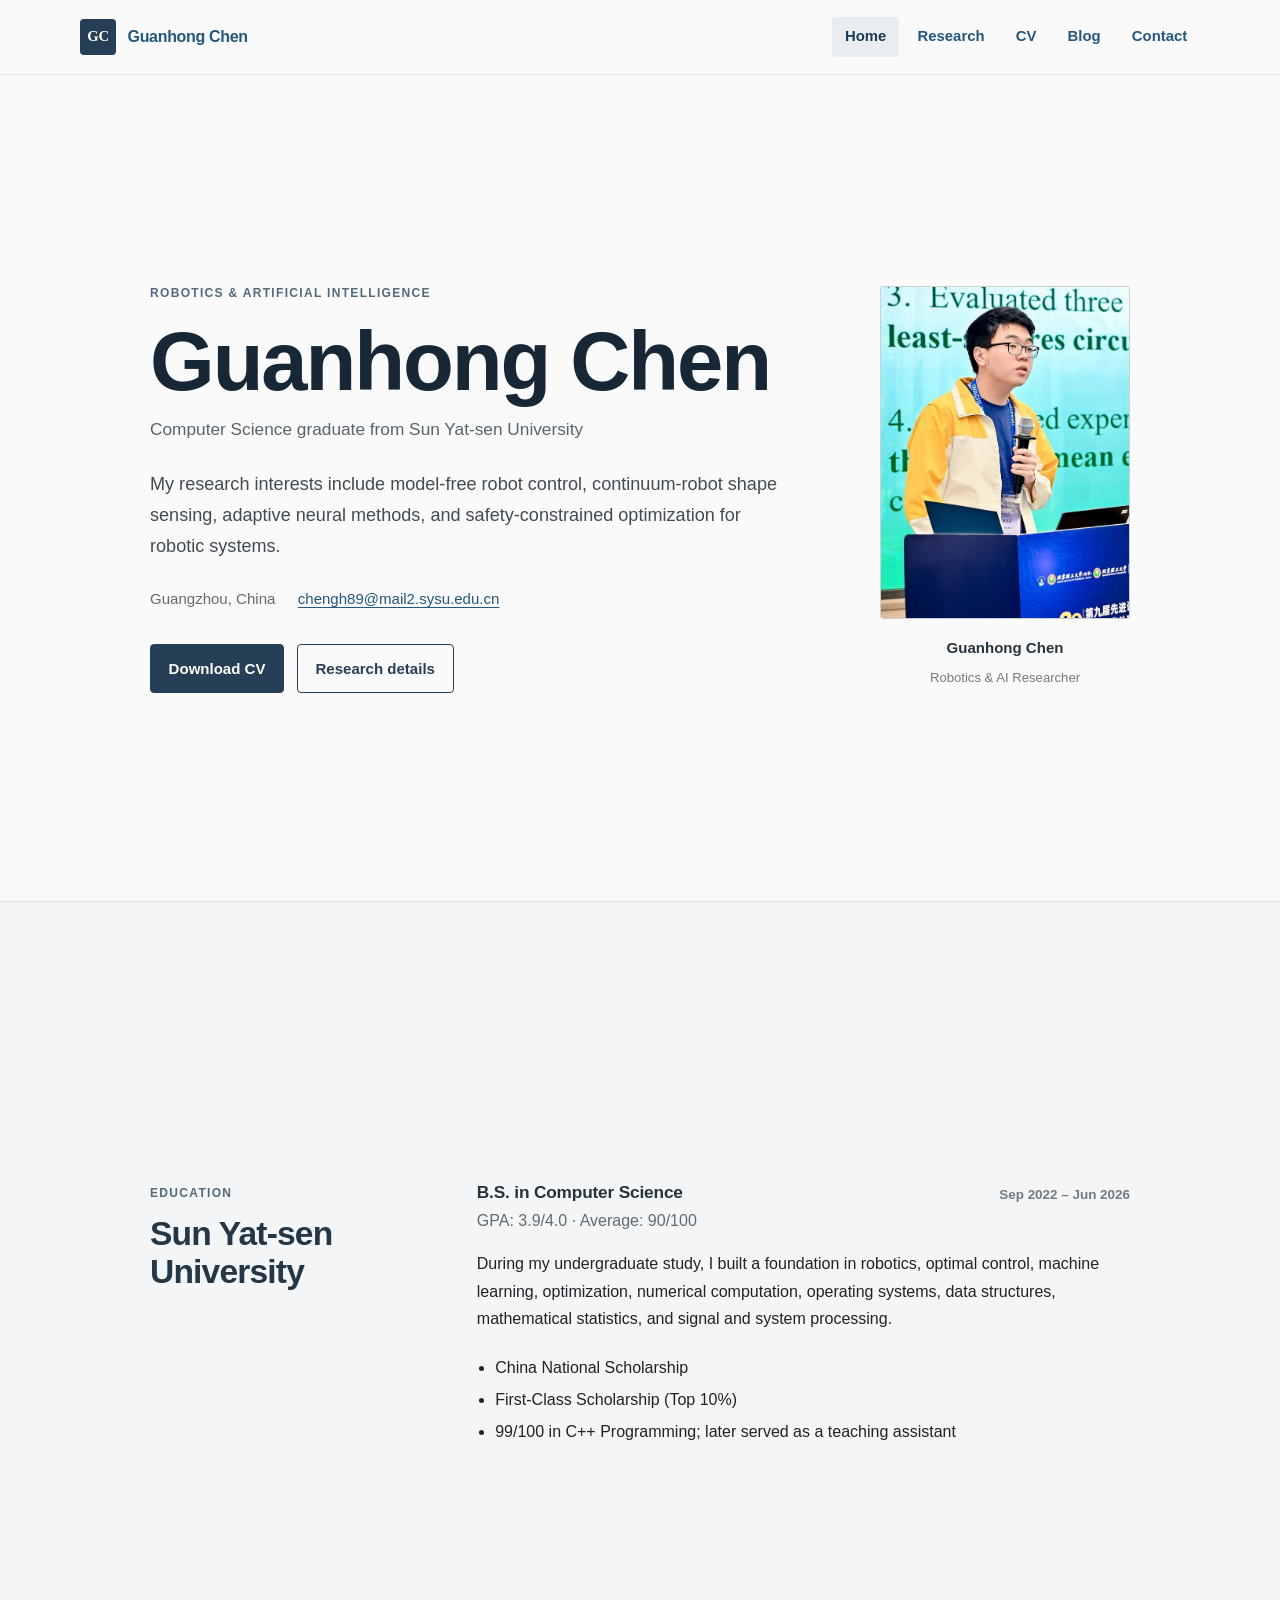
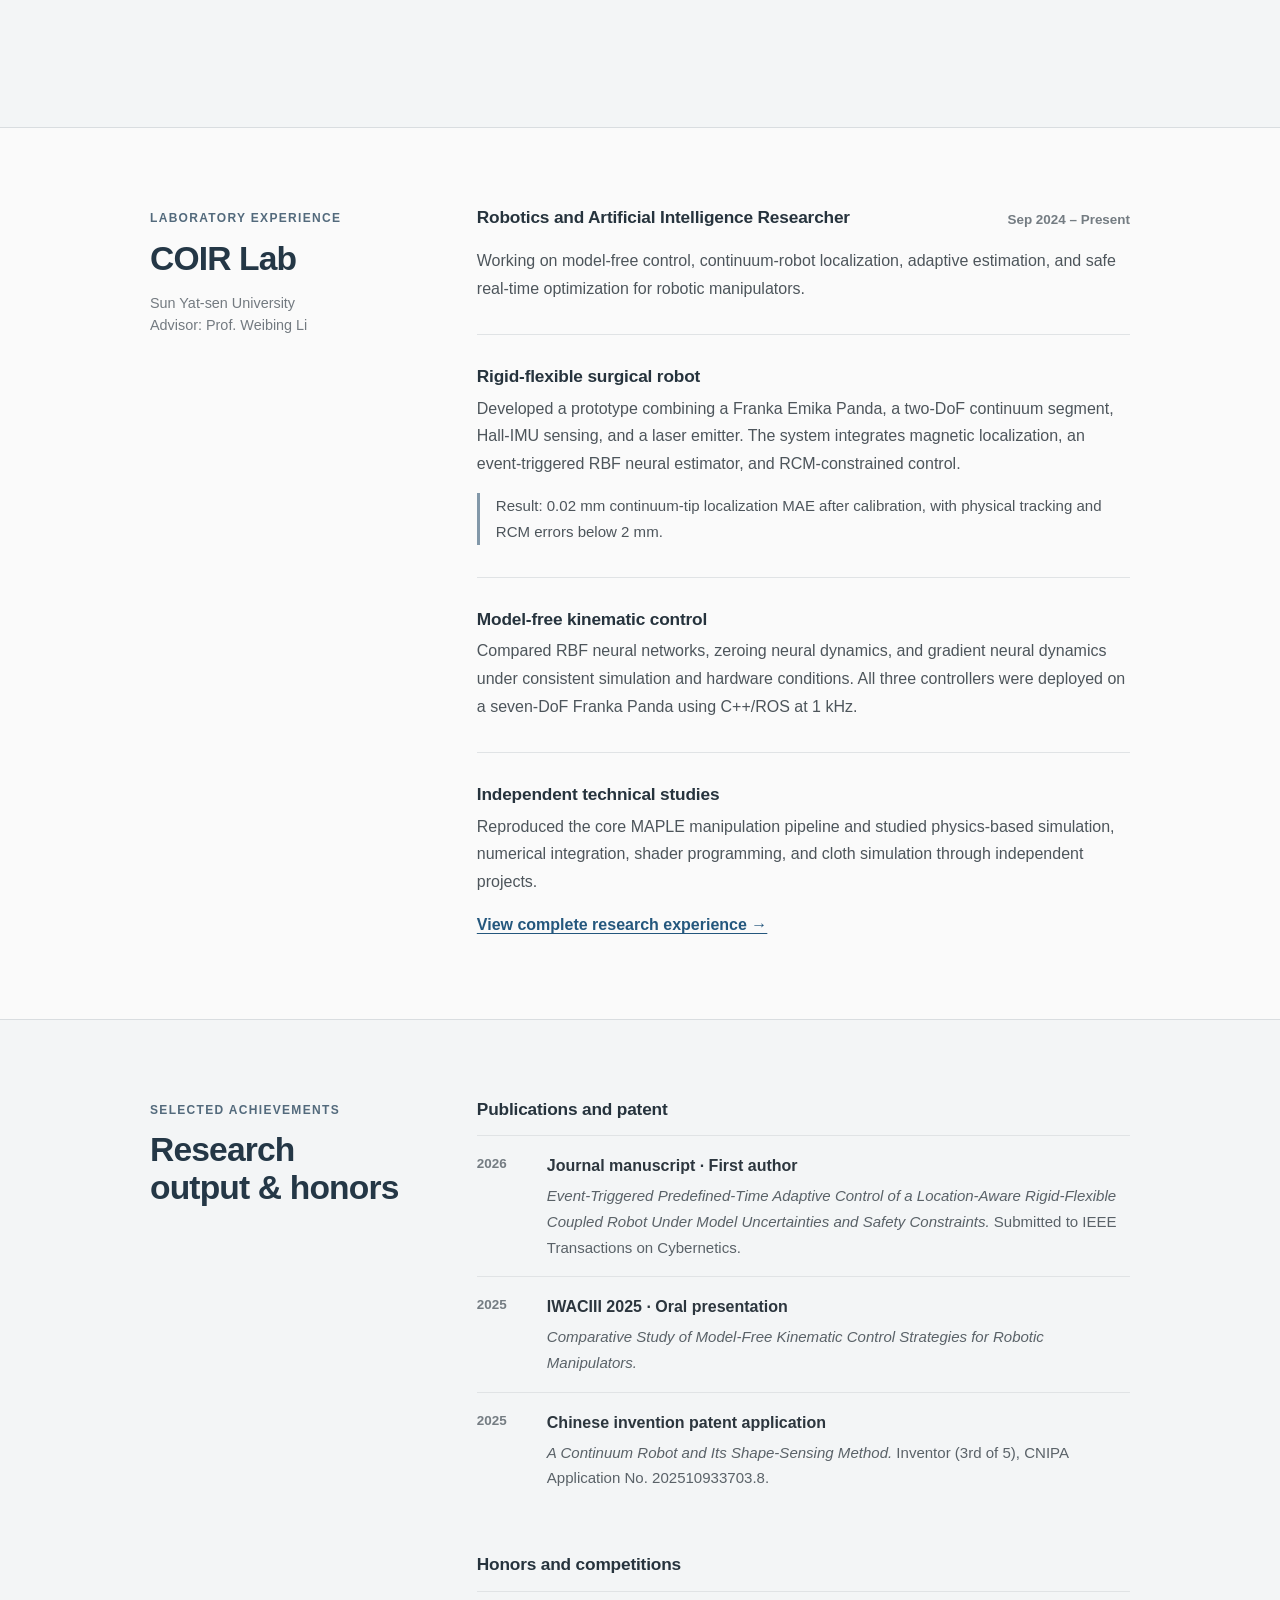
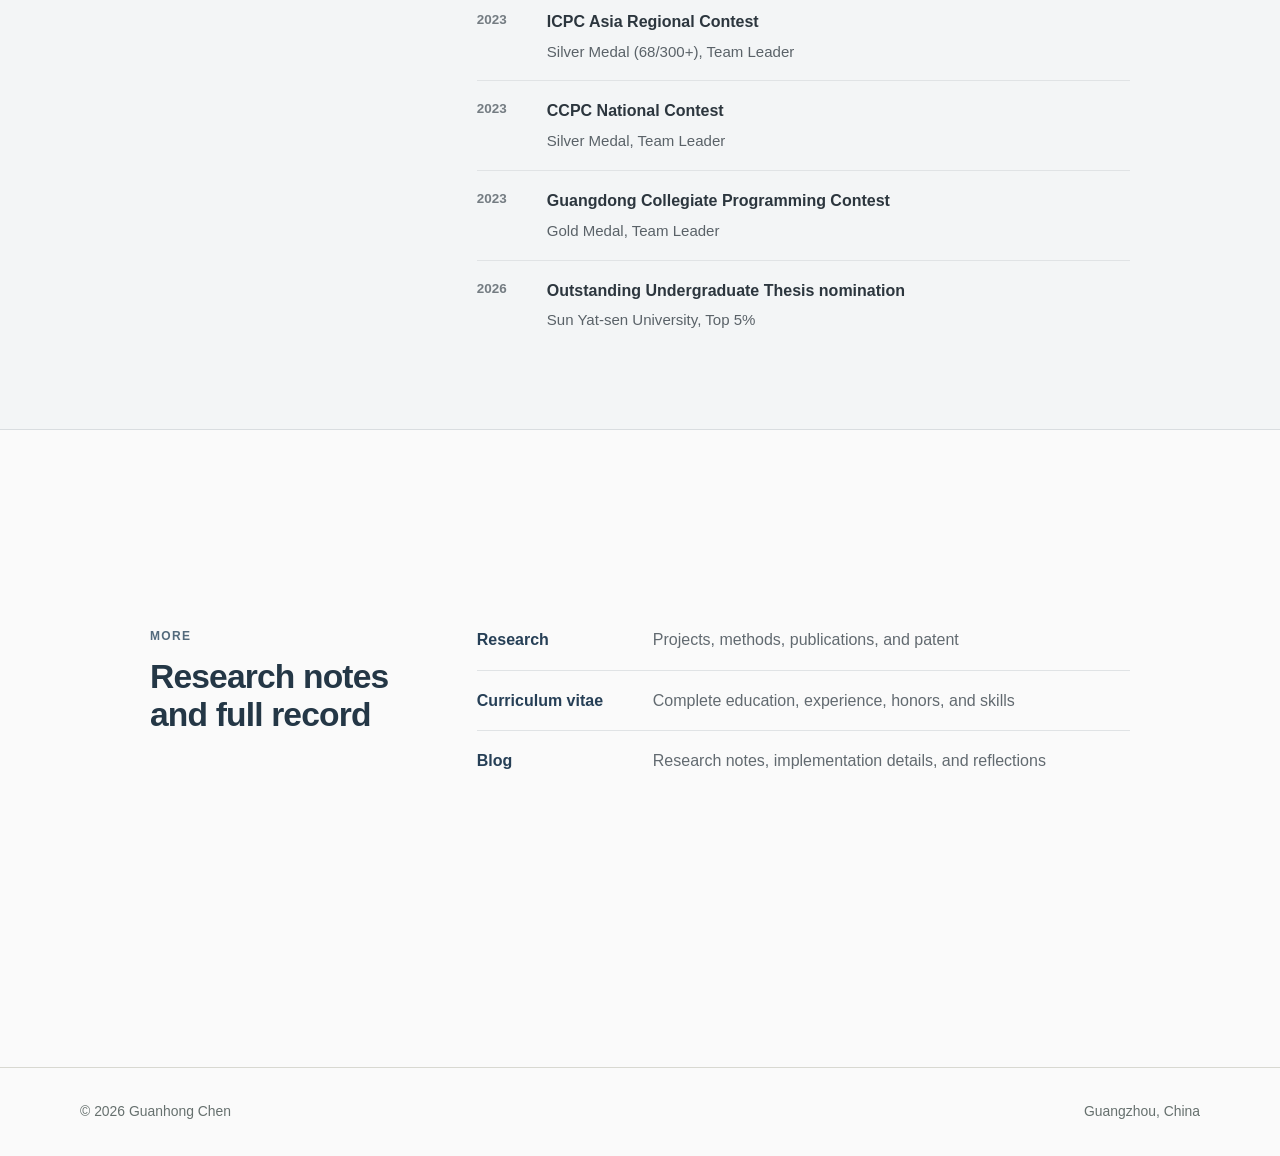
<file: index.html>
<!doctype html>
<html lang="en">
<head>
  <meta charset="utf-8">
  <meta name="viewport" content="width=device-width, initial-scale=1">
  <meta name="description" content="Guanhong Chen - robotics and artificial intelligence researcher at Sun Yat-sen University.">
  <title>Guanhong Chen | Robotics &amp; AI</title>
  <link rel="stylesheet" href="assets/styles.css">
</head>
<body class="home-page">
  <a class="skip-link" href="#main">Skip to content</a>
  <header class="site-header">
    <nav class="nav-shell" aria-label="Primary navigation">
      <a class="brand" href="./"><span class="brand-mark">GC</span><span>Guanhong Chen</span></a>
      <button class="menu-button" type="button" aria-expanded="false" aria-controls="primary-links">Menu</button>
      <ul class="nav-links" id="primary-links">
        <li><a href="./" aria-current="page">Home</a></li>
        <li><a href="research/">Research</a></li>
        <li><a href="cv/">CV</a></li>
        <li><a href="blog/">Blog</a></li>
        <li><a href="mailto:chengh89@mail2.sysu.edu.cn">Contact</a></li>
      </ul>
    </nav>
  </header>

  <main id="main" class="home-resume">
    <section class="home-intro home-band" aria-labelledby="name">
      <div class="home-intro-inner container">
        <div class="home-identity">
        <p class="eyebrow">Robotics &amp; Artificial Intelligence</p>
        <h1 id="name">Guanhong Chen</h1>
        <p class="home-role">Computer Science graduate from Sun Yat-sen University</p>
        <p class="home-summary">My research interests include model-free robot control, continuum-robot shape sensing, adaptive neural methods, and safety-constrained optimization for robotic systems.</p>
        <div class="home-contact" aria-label="Contact information">
          <span>Guangzhou, China</span>
          <a href="mailto:chengh89@mail2.sysu.edu.cn">chengh89@mail2.sysu.edu.cn</a>
        </div>
        <div class="button-row">
          <a class="button" href="assets/Guanhong_Chen_CV.pdf" download>Download CV</a>
          <a class="button secondary" href="research/">Research details</a>
        </div>
        </div>
        <aside class="home-portrait" aria-label="Portrait of Guanhong Chen">
          <img src="assets/profile.jpg" alt="Guanhong Chen giving a research presentation">
          <p>Guanhong Chen</p>
          <span>Robotics &amp; AI Researcher</span>
        </aside>
      </div>
    </section>

    <section class="home-section home-band" aria-labelledby="education-heading">
      <div class="home-section-inner container">
        <header class="home-section-title">
        <p class="eyebrow">Education</p>
        <h2 id="education-heading">Sun Yat-sen University</h2>
        </header>
        <div class="home-section-content">
        <div class="home-entry-heading">
          <div>
            <h3>B.S. in Computer Science</h3>
            <p>GPA: 3.9/4.0 · Average: 90/100</p>
          </div>
          <time>Sep 2022 – Jun 2026</time>
        </div>
        <p>During my undergraduate study, I built a foundation in robotics, optimal control, machine learning, optimization, numerical computation, operating systems, data structures, mathematical statistics, and signal and system processing.</p>
        <ul class="simple-list">
          <li>China National Scholarship</li>
          <li>First-Class Scholarship (Top 10%)</li>
          <li>99/100 in C++ Programming; later served as a teaching assistant</li>
        </ul>
        </div>
      </div>
    </section>

    <section class="home-section home-band" aria-labelledby="lab-heading">
      <div class="home-section-inner container">
        <header class="home-section-title">
        <p class="eyebrow">Laboratory experience</p>
        <h2 id="lab-heading">COIR Lab</h2>
        <p>Sun Yat-sen University<br>Advisor: Prof. Weibing Li</p>
        </header>
        <div class="home-section-content home-experience-list">
        <article class="home-experience">
          <div class="home-entry-heading">
            <h3>Robotics and Artificial Intelligence Researcher</h3>
            <time>Sep 2024 – Present</time>
          </div>
          <p>Working on model-free control, continuum-robot localization, adaptive estimation, and safe real-time optimization for robotic manipulators.</p>
        </article>

        <article class="home-experience">
          <h3>Rigid-flexible surgical robot</h3>
          <p>Developed a prototype combining a Franka Emika Panda, a two-DoF continuum segment, Hall-IMU sensing, and a laser emitter. The system integrates magnetic localization, an event-triggered RBF neural estimator, and RCM-constrained control.</p>
          <p class="home-result">Result: 0.02 mm continuum-tip localization MAE after calibration, with physical tracking and RCM errors below 2 mm.</p>
        </article>

        <article class="home-experience">
          <h3>Model-free kinematic control</h3>
          <p>Compared RBF neural networks, zeroing neural dynamics, and gradient neural dynamics under consistent simulation and hardware conditions. All three controllers were deployed on a seven-DoF Franka Panda using C++/ROS at 1 kHz.</p>
        </article>

        <article class="home-experience">
          <h3>Independent technical studies</h3>
          <p>Reproduced the core MAPLE manipulation pipeline and studied physics-based simulation, numerical integration, shader programming, and cloth simulation through independent projects.</p>
        </article>

        <p><a class="text-link" href="research/">View complete research experience →</a></p>
        </div>
      </div>
    </section>

    <section class="home-section home-band" aria-labelledby="achievements-heading">
      <div class="home-section-inner container">
        <header class="home-section-title">
        <p class="eyebrow">Selected achievements</p>
        <h2 id="achievements-heading">Research output &amp; honors</h2>
        </header>
        <div class="home-section-content">
        <div class="achievement-group">
          <h3>Publications and patent</h3>
          <ul class="achievement-list">
            <li>
              <time>2026</time>
              <div><strong>Journal manuscript · First author</strong><span><em>Event-Triggered Predefined-Time Adaptive Control of a Location-Aware Rigid-Flexible Coupled Robot Under Model Uncertainties and Safety Constraints.</em> Submitted to IEEE Transactions on Cybernetics.</span></div>
            </li>
            <li>
              <time>2025</time>
              <div><strong>IWACIII 2025 · Oral presentation</strong><span><em>Comparative Study of Model-Free Kinematic Control Strategies for Robotic Manipulators.</em></span></div>
            </li>
            <li>
              <time>2025</time>
              <div><strong>Chinese invention patent application</strong><span><em>A Continuum Robot and Its Shape-Sensing Method.</em> Inventor (3rd of 5), CNIPA Application No. 202510933703.8.</span></div>
            </li>
          </ul>
        </div>

        <div class="achievement-group">
          <h3>Honors and competitions</h3>
          <ul class="achievement-list">
            <li><time>2023</time><div><strong>ICPC Asia Regional Contest</strong><span>Silver Medal (68/300+), Team Leader</span></div></li>
            <li><time>2023</time><div><strong>CCPC National Contest</strong><span>Silver Medal, Team Leader</span></div></li>
            <li><time>2023</time><div><strong>Guangdong Collegiate Programming Contest</strong><span>Gold Medal, Team Leader</span></div></li>
            <li><time>2026</time><div><strong>Outstanding Undergraduate Thesis nomination</strong><span>Sun Yat-sen University, Top 5%</span></div></li>
          </ul>
        </div>
        </div>
      </div>
    </section>

    <section class="home-section home-band home-closing" aria-labelledby="more-heading">
      <div class="home-section-inner container">
        <header class="home-section-title">
        <p class="eyebrow">More</p>
        <h2 id="more-heading">Research notes and full record</h2>
        </header>
        <div class="home-section-content home-links">
        <a href="research/"><strong>Research</strong><span>Projects, methods, publications, and patent</span></a>
        <a href="cv/"><strong>Curriculum vitae</strong><span>Complete education, experience, honors, and skills</span></a>
        <a href="blog/"><strong>Blog</strong><span>Research notes, implementation details, and reflections</span></a>
        </div>
      </div>
    </section>
  </main>

  <footer class="site-footer"><div class="container footer-inner"><span>© <span data-year></span> Guanhong Chen</span><span>Guangzhou, China</span></div></footer>
  <script src="assets/main.js"></script>
</body>
</html>
</file>
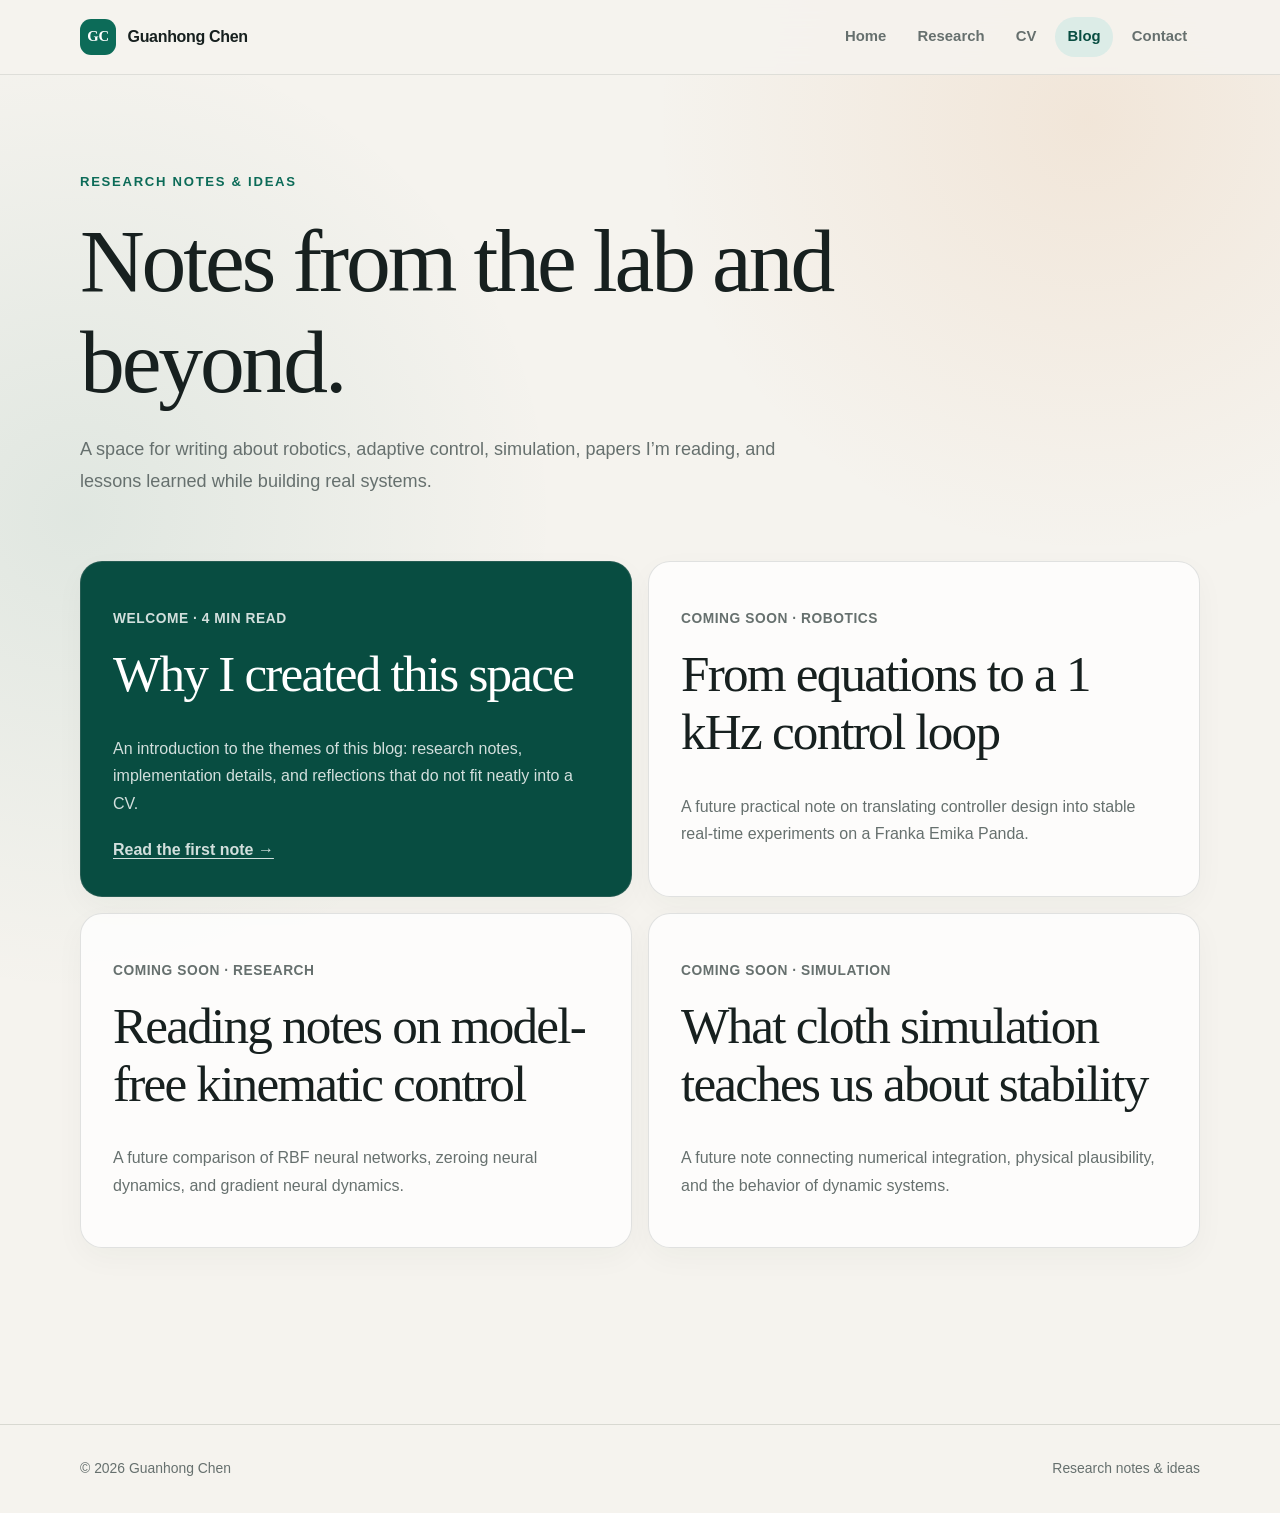
<file: blog/index.html>
<!doctype html>
<html lang="en">
<head>
  <meta charset="utf-8">
  <meta name="viewport" content="width=device-width, initial-scale=1">
  <meta name="description" content="Research notes and reflections by Guanhong Chen on robotics, control, simulation, and learning.">
  <title>Blog | Guanhong Chen</title>
  <link rel="stylesheet" href="../assets/styles.css">
</head>
<body>
  <a class="skip-link" href="#main">Skip to content</a>
  <header class="site-header"><nav class="nav-shell" aria-label="Primary navigation"><a class="brand" href="../"><span class="brand-mark">GC</span><span>Guanhong Chen</span></a><button class="menu-button" type="button" aria-expanded="false" aria-controls="primary-links">Menu</button><ul class="nav-links" id="primary-links"><li><a href="../">Home</a></li><li><a href="../research/">Research</a></li><li><a href="../cv/">CV</a></li><li><a href="./" aria-current="page">Blog</a></li><li><a href="mailto:chengh89@mail2.sysu.edu.cn">Contact</a></li></ul></nav></header>
  <main id="main">
    <section class="container page-hero"><p class="eyebrow">Research notes & ideas</p><h1>Notes from the lab and beyond.</h1><p>A space for writing about robotics, adaptive control, simulation, papers I’m reading, and lessons learned while building real systems.</p></section>
    <section class="container article-list" aria-label="Blog posts">
      <article class="article-card featured"><p class="meta">Welcome · 4 min read</p><h2>Why I created this space</h2><p>An introduction to the themes of this blog: research notes, implementation details, and reflections that do not fit neatly into a CV.</p><a class="text-link" href="welcome/">Read the first note →</a></article>
      <article class="article-card"><p class="meta">Coming soon · Robotics</p><h2>From equations to a 1 kHz control loop</h2><p>A future practical note on translating controller design into stable real-time experiments on a Franka Emika Panda.</p></article>
      <article class="article-card"><p class="meta">Coming soon · Research</p><h2>Reading notes on model-free kinematic control</h2><p>A future comparison of RBF neural networks, zeroing neural dynamics, and gradient neural dynamics.</p></article>
      <article class="article-card"><p class="meta">Coming soon · Simulation</p><h2>What cloth simulation teaches us about stability</h2><p>A future note connecting numerical integration, physical plausibility, and the behavior of dynamic systems.</p></article>
    </section>
  </main>
  <footer class="site-footer"><div class="container footer-inner"><span>© <span data-year></span> Guanhong Chen</span><span>Research notes & ideas</span></div></footer>
  <script src="../assets/main.js"></script>
</body>
</html>
</file>
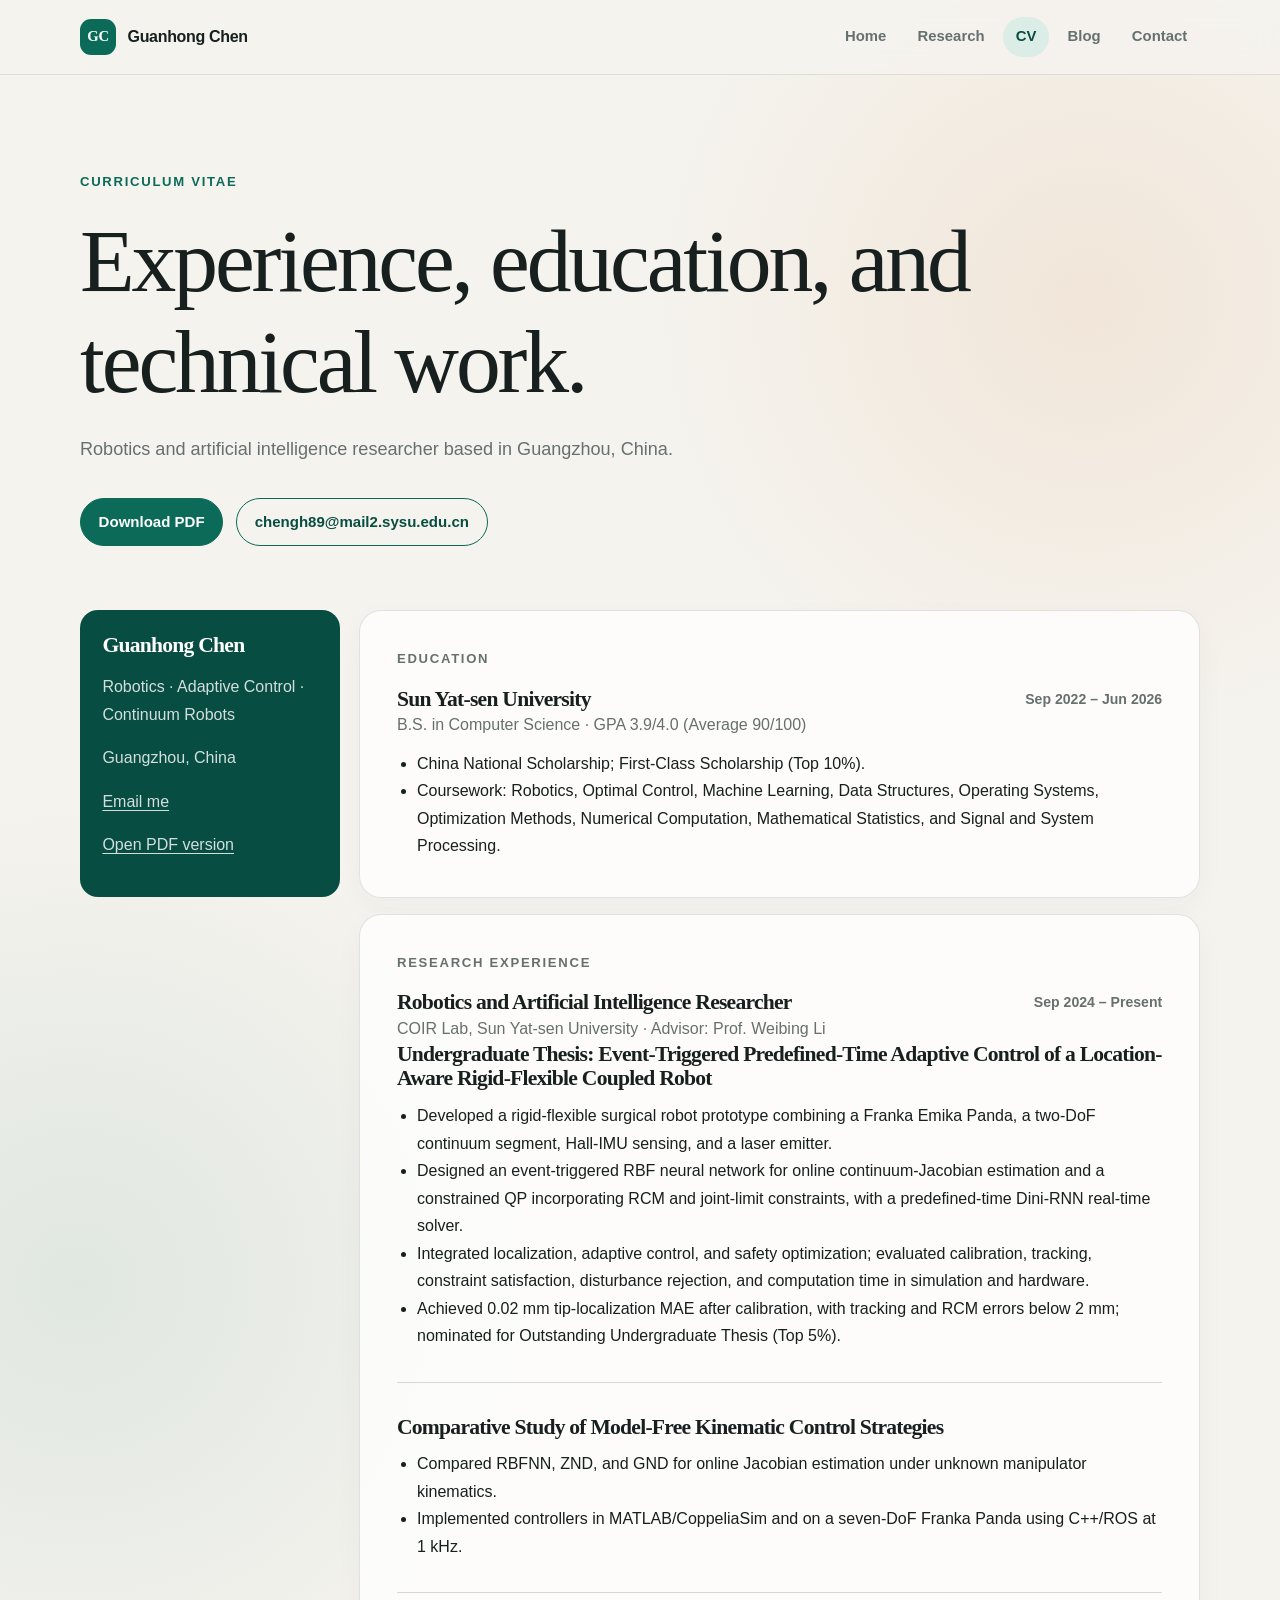
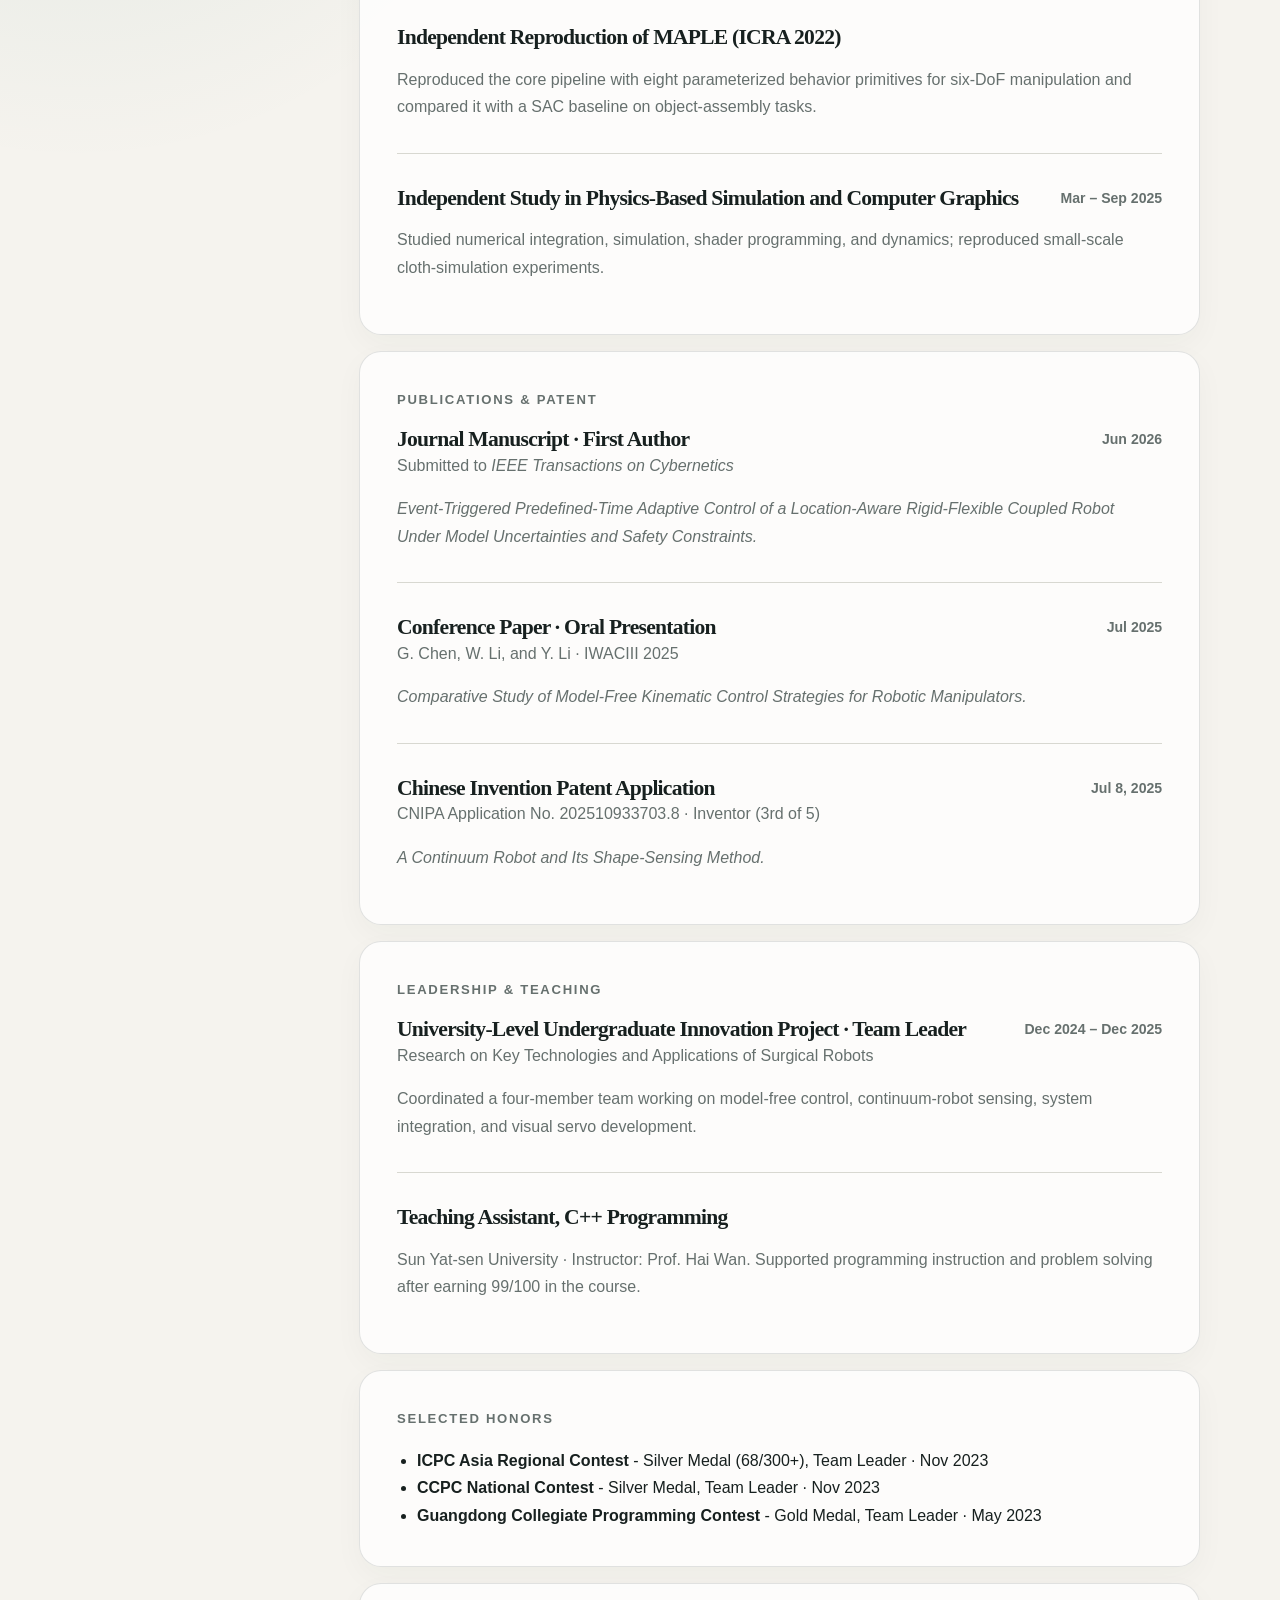
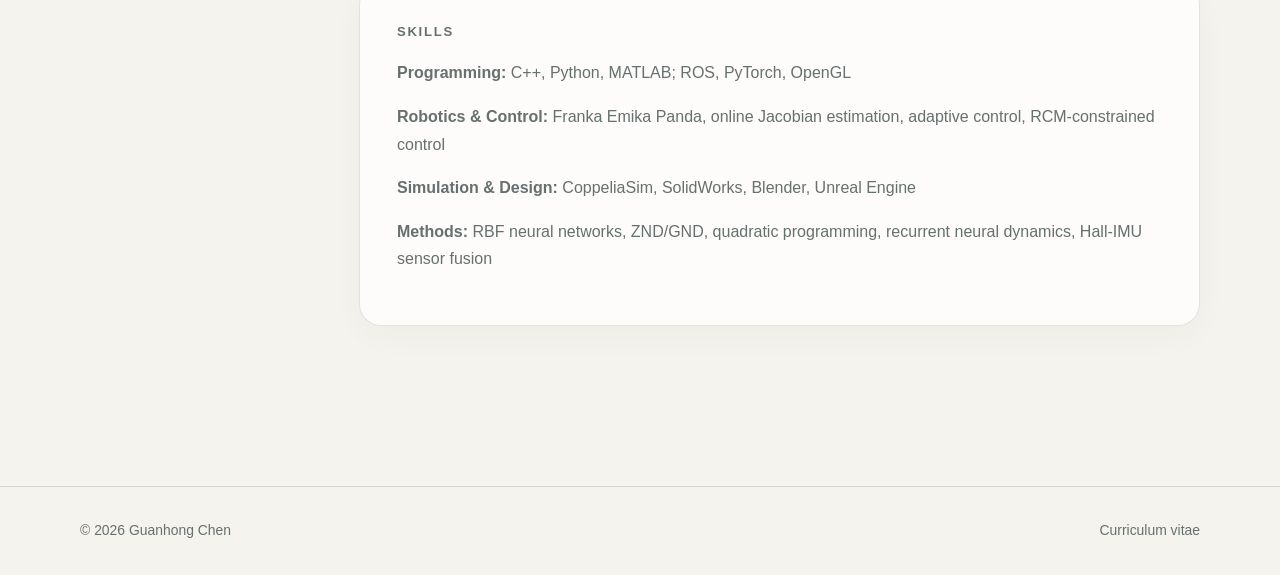
<file: cv/index.html>
<!doctype html>
<html lang="en">
<head>
  <meta charset="utf-8">
  <meta name="viewport" content="width=device-width, initial-scale=1">
  <meta name="description" content="Curriculum vitae of Guanhong Chen, robotics and artificial intelligence researcher.">
  <title>CV | Guanhong Chen</title>
  <link rel="stylesheet" href="../assets/styles.css">
</head>
<body>
  <a class="skip-link" href="#main">Skip to content</a>
  <header class="site-header"><nav class="nav-shell" aria-label="Primary navigation"><a class="brand" href="../"><span class="brand-mark">GC</span><span>Guanhong Chen</span></a><button class="menu-button" type="button" aria-expanded="false" aria-controls="primary-links">Menu</button><ul class="nav-links" id="primary-links"><li><a href="../">Home</a></li><li><a href="../research/">Research</a></li><li><a href="./" aria-current="page">CV</a></li><li><a href="../blog/">Blog</a></li><li><a href="mailto:chengh89@mail2.sysu.edu.cn">Contact</a></li></ul></nav></header>
  <main id="main">
    <section class="container page-hero"><p class="eyebrow">Curriculum vitae</p><h1>Experience, education, and technical work.</h1><p>Robotics and artificial intelligence researcher based in Guangzhou, China.</p><div class="button-row"><a class="button" href="../assets/Guanhong_Chen_CV.pdf" download>Download PDF</a><a class="button secondary" href="mailto:chengh89@mail2.sysu.edu.cn">chengh89@mail2.sysu.edu.cn</a></div></section>
    <div class="container cv-layout">
      <aside class="cv-sidebar"><h3>Guanhong Chen</h3><p>Robotics · Adaptive Control · Continuum Robots</p><p>Guangzhou, China</p><p><a href="mailto:chengh89@mail2.sysu.edu.cn">Email me</a></p><p><a href="../assets/Guanhong_Chen_CV.pdf">Open PDF version</a></p></aside>
      <div class="cv-content">
        <section class="cv-section"><p class="eyebrow">Education</p><div class="cv-entry"><div class="entry-heading"><div><h3>Sun Yat-sen University</h3><p>B.S. in Computer Science · GPA 3.9/4.0 (Average 90/100)</p></div><span class="entry-date">Sep 2022 – Jun 2026</span></div><ul><li>China National Scholarship; First-Class Scholarship (Top 10%).</li><li>Coursework: Robotics, Optimal Control, Machine Learning, Data Structures, Operating Systems, Optimization Methods, Numerical Computation, Mathematical Statistics, and Signal and System Processing.</li></ul></div></section>

        <section class="cv-section"><p class="eyebrow">Research experience</p><div class="cv-entry"><div class="entry-heading"><div><h3>Robotics and Artificial Intelligence Researcher</h3><p>COIR Lab, Sun Yat-sen University · Advisor: Prof. Weibing Li</p></div><span class="entry-date">Sep 2024 – Present</span></div><h3>Undergraduate Thesis: Event-Triggered Predefined-Time Adaptive Control of a Location-Aware Rigid-Flexible Coupled Robot</h3><ul><li>Developed a rigid-flexible surgical robot prototype combining a Franka Emika Panda, a two-DoF continuum segment, Hall-IMU sensing, and a laser emitter.</li><li>Designed an event-triggered RBF neural network for online continuum-Jacobian estimation and a constrained QP incorporating RCM and joint-limit constraints, with a predefined-time Dini-RNN real-time solver.</li><li>Integrated localization, adaptive control, and safety optimization; evaluated calibration, tracking, constraint satisfaction, disturbance rejection, and computation time in simulation and hardware.</li><li>Achieved 0.02 mm tip-localization MAE after calibration, with tracking and RCM errors below 2 mm; nominated for Outstanding Undergraduate Thesis (Top 5%).</li></ul></div><div class="cv-entry"><h3>Comparative Study of Model-Free Kinematic Control Strategies</h3><ul><li>Compared RBFNN, ZND, and GND for online Jacobian estimation under unknown manipulator kinematics.</li><li>Implemented controllers in MATLAB/CoppeliaSim and on a seven-DoF Franka Panda using C++/ROS at 1 kHz.</li></ul></div><div class="cv-entry"><h3>Independent Reproduction of MAPLE (ICRA 2022)</h3><p>Reproduced the core pipeline with eight parameterized behavior primitives for six-DoF manipulation and compared it with a SAC baseline on object-assembly tasks.</p></div><div class="cv-entry"><div class="entry-heading"><div><h3>Independent Study in Physics-Based Simulation and Computer Graphics</h3></div><span class="entry-date">Mar – Sep 2025</span></div><p>Studied numerical integration, simulation, shader programming, and dynamics; reproduced small-scale cloth-simulation experiments.</p></div></section>

        <section class="cv-section"><p class="eyebrow">Publications & patent</p><div class="cv-entry"><div class="entry-heading"><div><h3>Journal Manuscript · First Author</h3><p>Submitted to <em>IEEE Transactions on Cybernetics</em></p></div><span class="entry-date">Jun 2026</span></div><p><em>Event-Triggered Predefined-Time Adaptive Control of a Location-Aware Rigid-Flexible Coupled Robot Under Model Uncertainties and Safety Constraints.</em></p></div><div class="cv-entry"><div class="entry-heading"><div><h3>Conference Paper · Oral Presentation</h3><p>G. Chen, W. Li, and Y. Li · IWACIII 2025</p></div><span class="entry-date">Jul 2025</span></div><p><em>Comparative Study of Model-Free Kinematic Control Strategies for Robotic Manipulators.</em></p></div><div class="cv-entry"><div class="entry-heading"><div><h3>Chinese Invention Patent Application</h3><p>CNIPA Application No. 202510933703.8 · Inventor (3rd of 5)</p></div><span class="entry-date">Jul 8, 2025</span></div><p><em>A Continuum Robot and Its Shape-Sensing Method.</em></p></div></section>

        <section class="cv-section"><p class="eyebrow">Leadership & teaching</p><div class="cv-entry"><div class="entry-heading"><div><h3>University-Level Undergraduate Innovation Project · Team Leader</h3><p>Research on Key Technologies and Applications of Surgical Robots</p></div><span class="entry-date">Dec 2024 – Dec 2025</span></div><p>Coordinated a four-member team working on model-free control, continuum-robot sensing, system integration, and visual servo development.</p></div><div class="cv-entry"><h3>Teaching Assistant, C++ Programming</h3><p>Sun Yat-sen University · Instructor: Prof. Hai Wan. Supported programming instruction and problem solving after earning 99/100 in the course.</p></div></section>

        <section class="cv-section"><p class="eyebrow">Selected honors</p><ul><li><strong>ICPC Asia Regional Contest</strong> - Silver Medal (68/300+), Team Leader · Nov 2023</li><li><strong>CCPC National Contest</strong> - Silver Medal, Team Leader · Nov 2023</li><li><strong>Guangdong Collegiate Programming Contest</strong> - Gold Medal, Team Leader · May 2023</li></ul></section>

        <section class="cv-section"><p class="eyebrow">Skills</p><p><strong>Programming:</strong> C++, Python, MATLAB; ROS, PyTorch, OpenGL</p><p><strong>Robotics & Control:</strong> Franka Emika Panda, online Jacobian estimation, adaptive control, RCM-constrained control</p><p><strong>Simulation & Design:</strong> CoppeliaSim, SolidWorks, Blender, Unreal Engine</p><p><strong>Methods:</strong> RBF neural networks, ZND/GND, quadratic programming, recurrent neural dynamics, Hall-IMU sensor fusion</p></section>
      </div>
    </div>
  </main>
  <footer class="site-footer"><div class="container footer-inner"><span>© <span data-year></span> Guanhong Chen</span><span>Curriculum vitae</span></div></footer>
  <script src="../assets/main.js"></script>
</body>
</html>
</file>
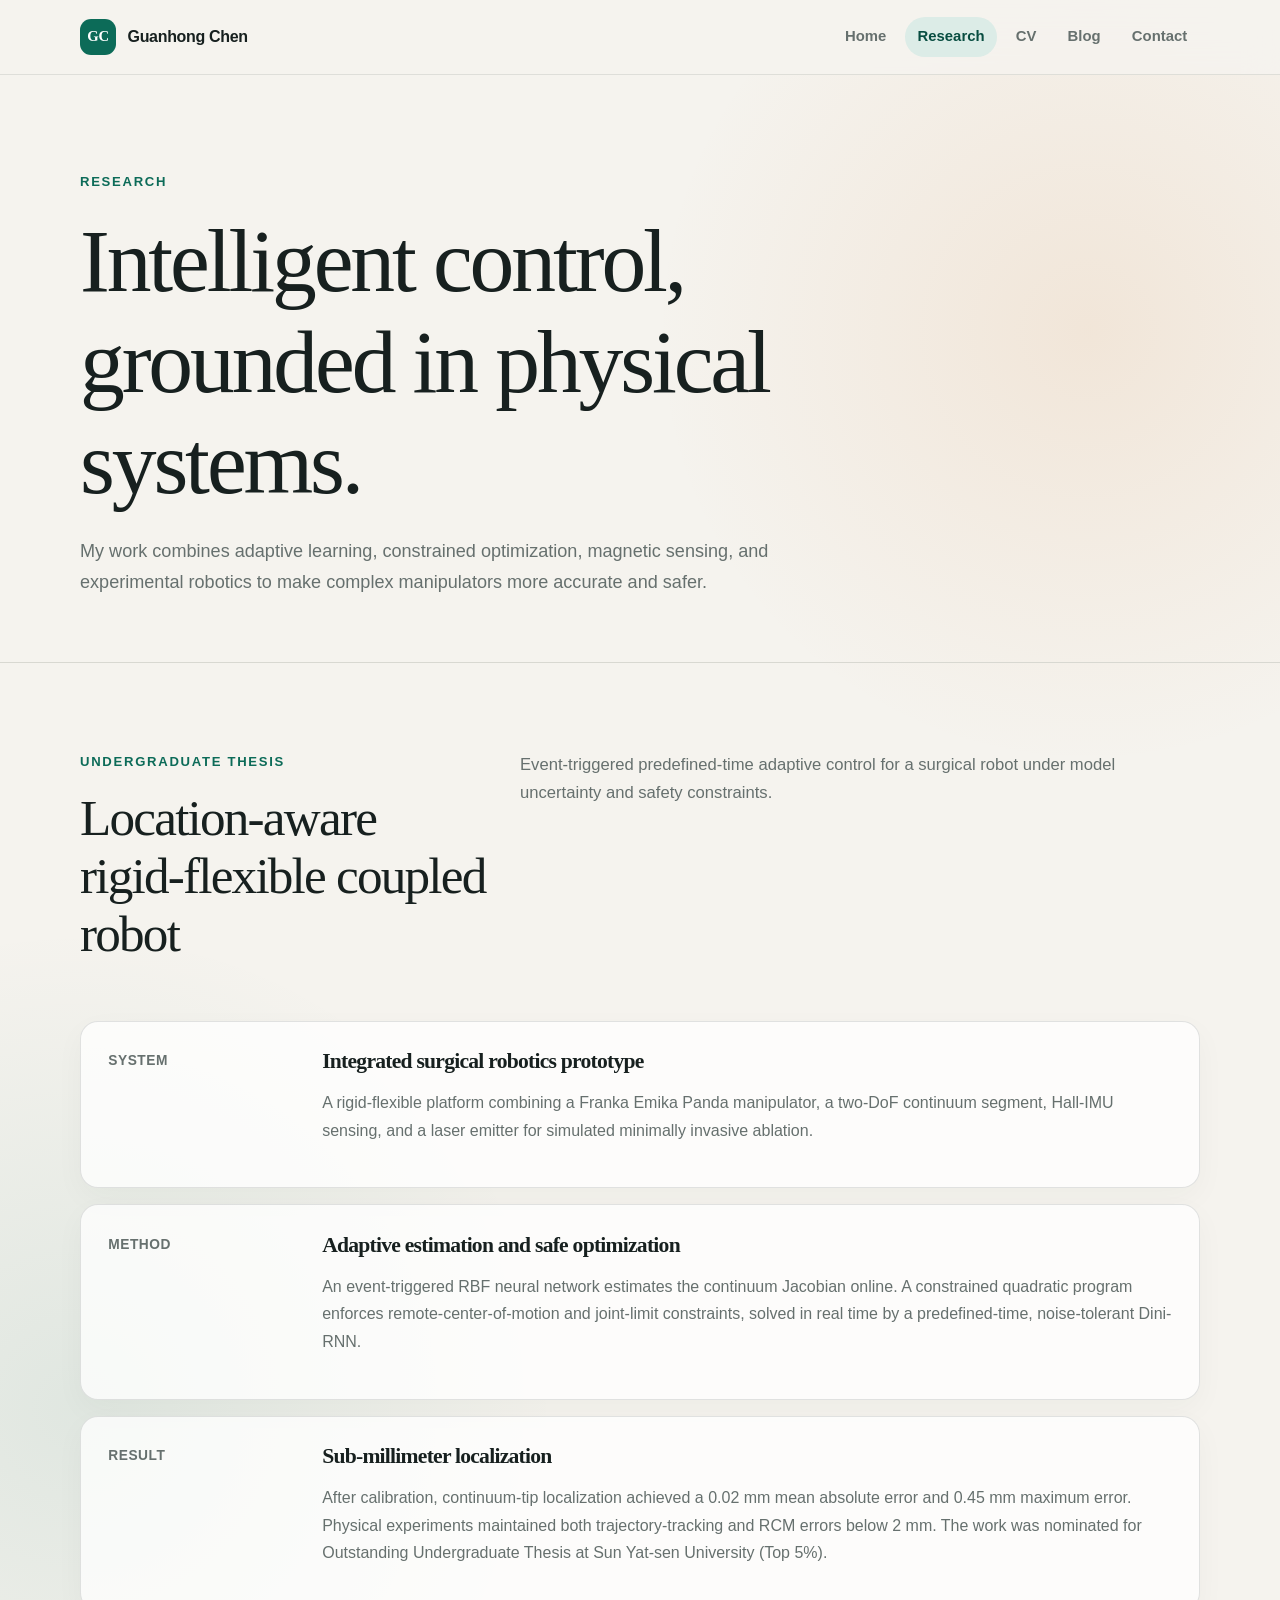
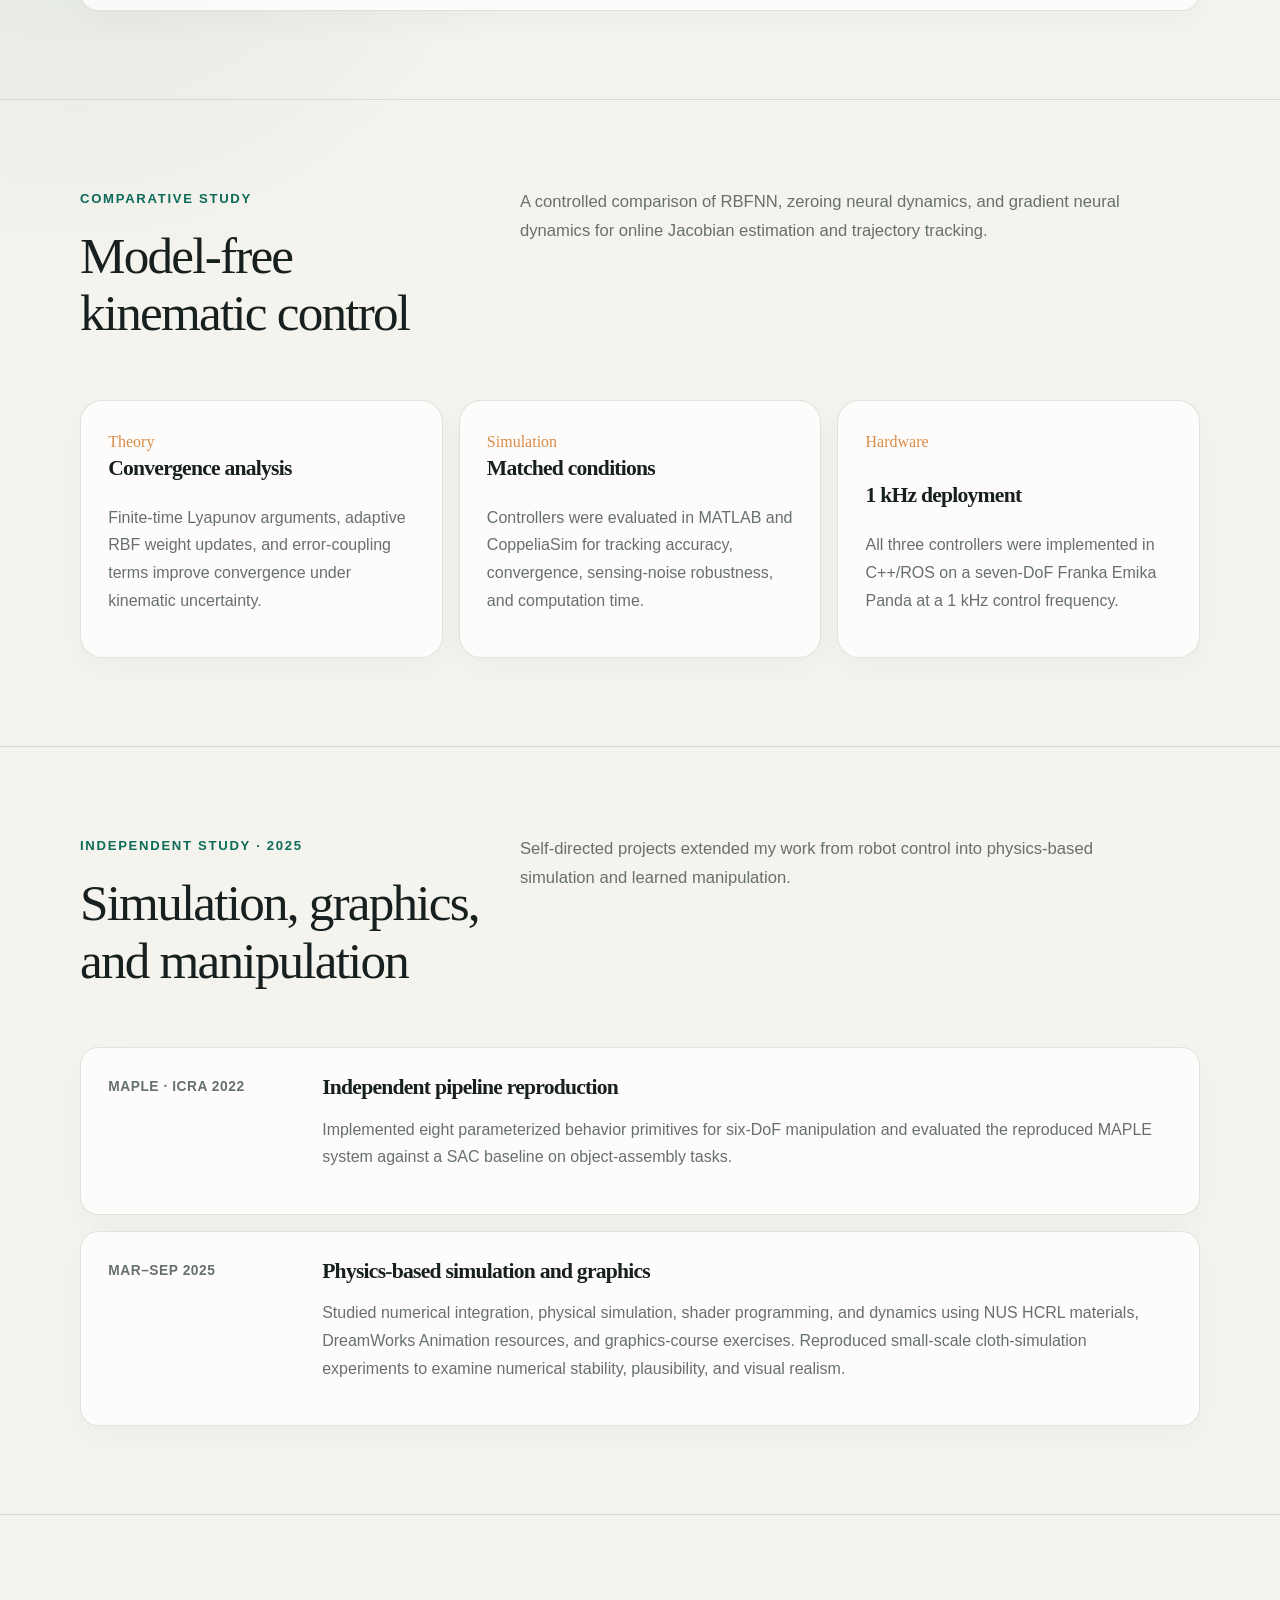
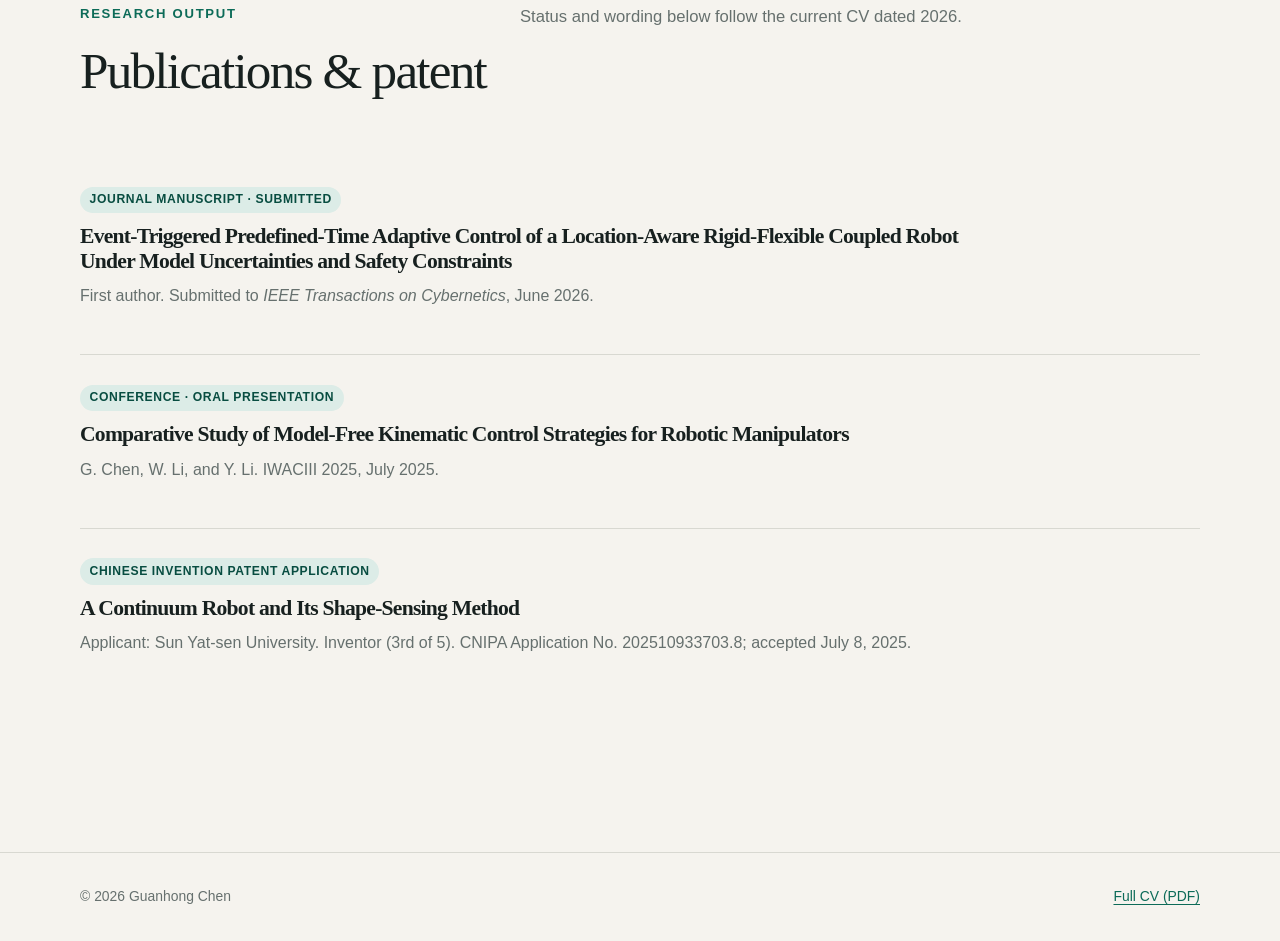
<file: research/index.html>
<!doctype html>
<html lang="en">
<head>
  <meta charset="utf-8">
  <meta name="viewport" content="width=device-width, initial-scale=1">
  <meta name="description" content="Research projects and publications by Guanhong Chen in robotics, adaptive control, and continuum-robot sensing.">
  <title>Research | Guanhong Chen</title>
  <link rel="stylesheet" href="../assets/styles.css">
</head>
<body>
  <a class="skip-link" href="#main">Skip to content</a>
  <header class="site-header"><nav class="nav-shell" aria-label="Primary navigation"><a class="brand" href="../"><span class="brand-mark">GC</span><span>Guanhong Chen</span></a><button class="menu-button" type="button" aria-expanded="false" aria-controls="primary-links">Menu</button><ul class="nav-links" id="primary-links"><li><a href="../">Home</a></li><li><a href="./" aria-current="page">Research</a></li><li><a href="../cv/">CV</a></li><li><a href="../blog/">Blog</a></li><li><a href="mailto:chengh89@mail2.sysu.edu.cn">Contact</a></li></ul></nav></header>
  <main id="main">
    <section class="container page-hero"><p class="eyebrow">Research</p><h1>Intelligent control, grounded in physical systems.</h1><p>My work combines adaptive learning, constrained optimization, magnetic sensing, and experimental robotics to make complex manipulators more accurate and safer.</p></section>

    <section class="section" id="surgical-robot">
      <div class="container">
        <div class="section-heading"><div><p class="eyebrow">Undergraduate thesis</p><h2>Location-aware rigid-flexible coupled robot</h2></div><p class="section-intro">Event-triggered predefined-time adaptive control for a surgical robot under model uncertainty and safety constraints.</p></div>
        <div class="timeline">
          <article class="timeline-item"><div class="timeline-date">System</div><div><h3>Integrated surgical robotics prototype</h3><p>A rigid-flexible platform combining a Franka Emika Panda manipulator, a two-DoF continuum segment, Hall-IMU sensing, and a laser emitter for simulated minimally invasive ablation.</p></div></article>
          <article class="timeline-item"><div class="timeline-date">Method</div><div><h3>Adaptive estimation and safe optimization</h3><p>An event-triggered RBF neural network estimates the continuum Jacobian online. A constrained quadratic program enforces remote-center-of-motion and joint-limit constraints, solved in real time by a predefined-time, noise-tolerant Dini-RNN.</p></div></article>
          <article class="timeline-item"><div class="timeline-date">Result</div><div><h3>Sub-millimeter localization</h3><p>After calibration, continuum-tip localization achieved a 0.02 mm mean absolute error and 0.45 mm maximum error. Physical experiments maintained both trajectory-tracking and RCM errors below 2 mm. The work was nominated for Outstanding Undergraduate Thesis at Sun Yat-sen University (Top 5%).</p></div></article>
        </div>
      </div>
    </section>

    <section class="section" id="model-free">
      <div class="container"><div class="section-heading"><div><p class="eyebrow">Comparative study</p><h2>Model-free kinematic control</h2></div><p class="section-intro">A controlled comparison of RBFNN, zeroing neural dynamics, and gradient neural dynamics for online Jacobian estimation and trajectory tracking.</p></div><div class="card-grid"><article class="card"><span class="card-number">Theory</span><h3>Convergence analysis</h3><p>Finite-time Lyapunov arguments, adaptive RBF weight updates, and error-coupling terms improve convergence under kinematic uncertainty.</p></article><article class="card"><span class="card-number">Simulation</span><h3>Matched conditions</h3><p>Controllers were evaluated in MATLAB and CoppeliaSim for tracking accuracy, convergence, sensing-noise robustness, and computation time.</p></article><article class="card"><span class="card-number">Hardware</span><h3>1 kHz deployment</h3><p>All three controllers were implemented in C++/ROS on a seven-DoF Franka Emika Panda at a 1 kHz control frequency.</p></article></div></div>
    </section>

    <section class="section" id="simulation">
      <div class="container"><div class="section-heading"><div><p class="eyebrow">Independent study · 2025</p><h2>Simulation, graphics, and manipulation</h2></div><p class="section-intro">Self-directed projects extended my work from robot control into physics-based simulation and learned manipulation.</p></div><div class="timeline"><article class="timeline-item"><div class="timeline-date">MAPLE · ICRA 2022</div><div><h3>Independent pipeline reproduction</h3><p>Implemented eight parameterized behavior primitives for six-DoF manipulation and evaluated the reproduced MAPLE system against a SAC baseline on object-assembly tasks.</p></div></article><article class="timeline-item"><div class="timeline-date">Mar–Sep 2025</div><div><h3>Physics-based simulation and graphics</h3><p>Studied numerical integration, physical simulation, shader programming, and dynamics using NUS HCRL materials, DreamWorks Animation resources, and graphics-course exercises. Reproduced small-scale cloth-simulation experiments to examine numerical stability, plausibility, and visual realism.</p></div></article></div></div>
    </section>

    <section class="section">
      <div class="container"><div class="section-heading"><div><p class="eyebrow">Research output</p><h2>Publications & patent</h2></div><p class="section-intro">Status and wording below follow the current CV dated 2026.</p></div><div class="publication-list"><article class="publication"><span class="publication-type">Journal manuscript · Submitted</span><h3>Event-Triggered Predefined-Time Adaptive Control of a Location-Aware Rigid-Flexible Coupled Robot Under Model Uncertainties and Safety Constraints</h3><p>First author. Submitted to <em>IEEE Transactions on Cybernetics</em>, June 2026.</p></article><article class="publication"><span class="publication-type">Conference · Oral presentation</span><h3>Comparative Study of Model-Free Kinematic Control Strategies for Robotic Manipulators</h3><p>G. Chen, W. Li, and Y. Li. IWACIII 2025, July 2025.</p></article><article class="publication"><span class="publication-type">Chinese invention patent application</span><h3>A Continuum Robot and Its Shape-Sensing Method</h3><p>Applicant: Sun Yat-sen University. Inventor (3rd of 5). CNIPA Application No. 202510933703.8; accepted July 8, 2025.</p></article></div></div>
    </section>
  </main>
  <footer class="site-footer"><div class="container footer-inner"><span>© <span data-year></span> Guanhong Chen</span><a href="../assets/Guanhong_Chen_CV.pdf">Full CV (PDF)</a></div></footer>
  <script src="../assets/main.js"></script>
</body>
</html>
</file>
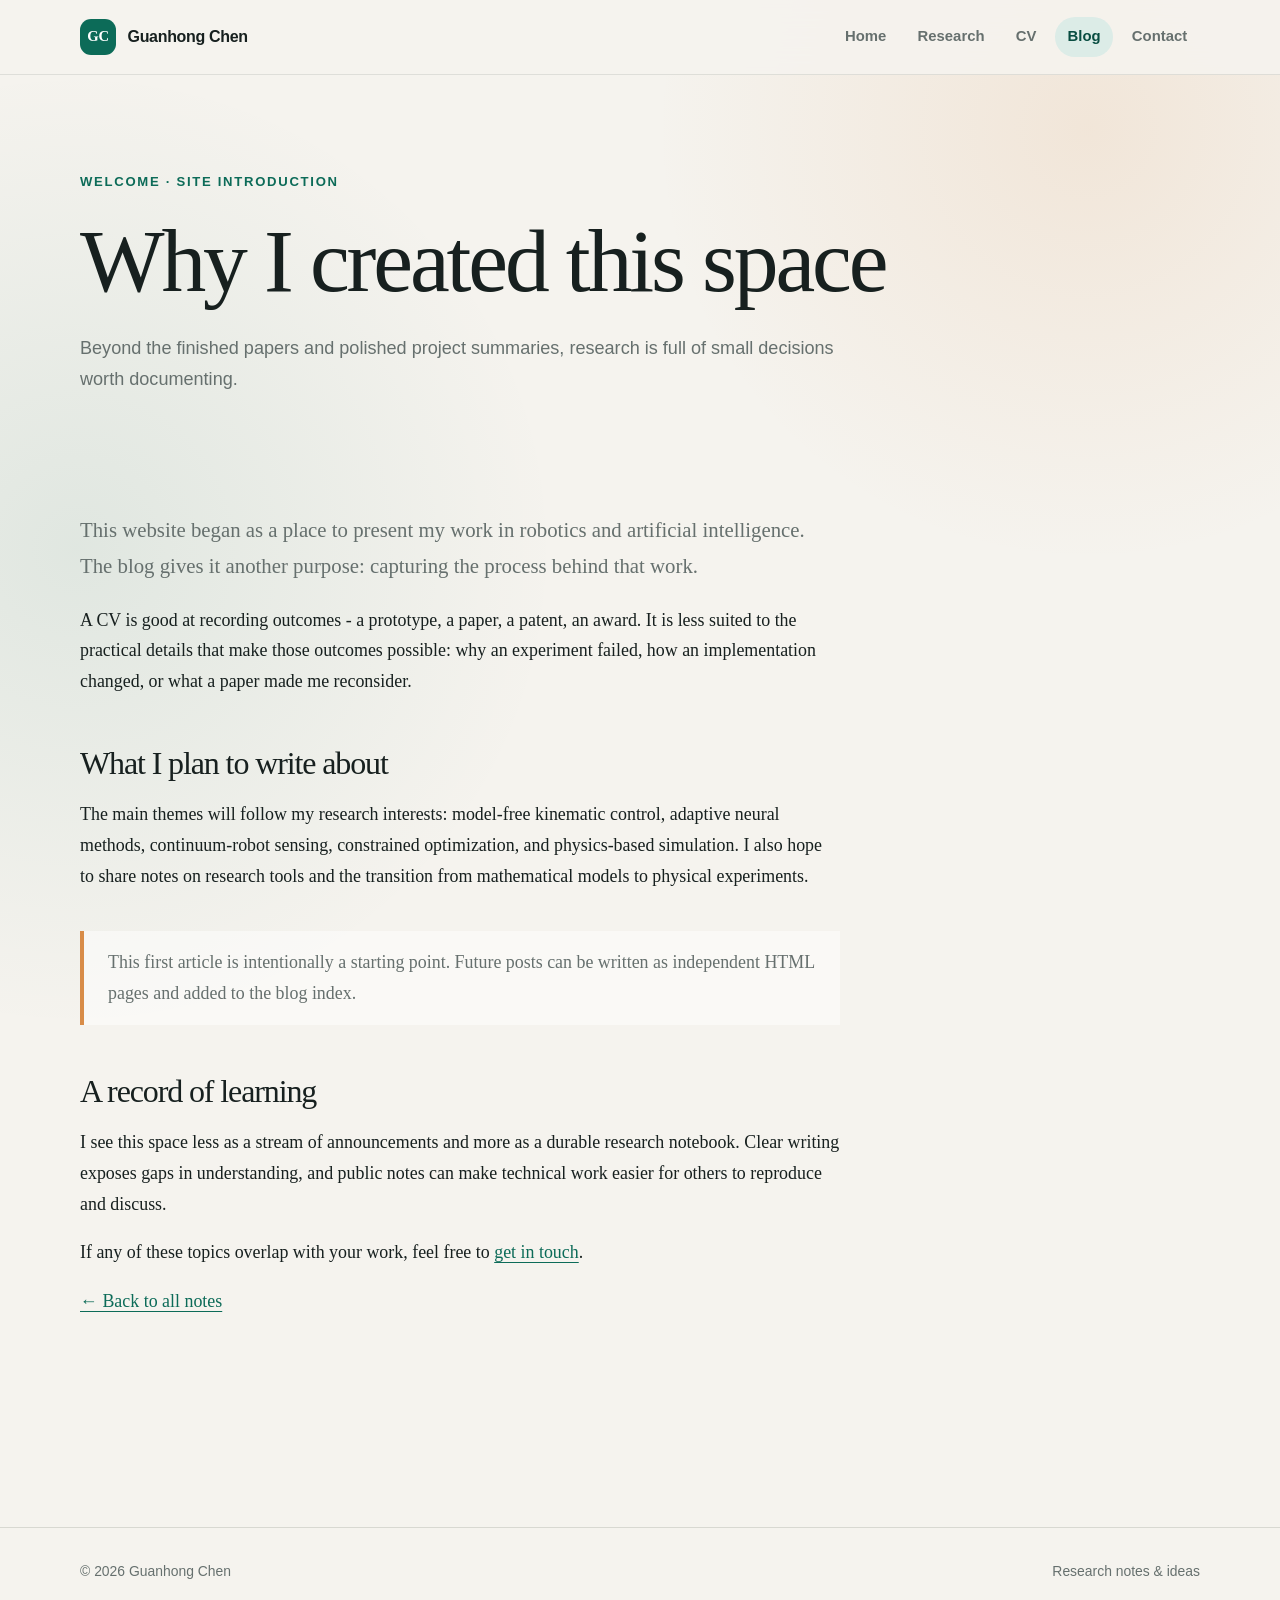
<file: blog/welcome/index.html>
<!doctype html>
<html lang="en">
<head>
  <meta charset="utf-8">
  <meta name="viewport" content="width=device-width, initial-scale=1">
  <meta name="description" content="An introduction to Guanhong Chen's research blog.">
  <title>Why I Created This Space | Guanhong Chen</title>
  <link rel="stylesheet" href="../../assets/styles.css">
</head>
<body>
  <a class="skip-link" href="#main">Skip to content</a>
  <header class="site-header"><nav class="nav-shell" aria-label="Primary navigation"><a class="brand" href="../../"><span class="brand-mark">GC</span><span>Guanhong Chen</span></a><button class="menu-button" type="button" aria-expanded="false" aria-controls="primary-links">Menu</button><ul class="nav-links" id="primary-links"><li><a href="../../">Home</a></li><li><a href="../../research/">Research</a></li><li><a href="../../cv/">CV</a></li><li><a href="../" aria-current="page">Blog</a></li><li><a href="mailto:chengh89@mail2.sysu.edu.cn">Contact</a></li></ul></nav></header>
  <main id="main">
    <article class="container">
      <header class="page-hero"><p class="eyebrow">Welcome · Site introduction</p><h1>Why I created this space</h1><p>Beyond the finished papers and polished project summaries, research is full of small decisions worth documenting.</p></header>
      <div class="article-body">
        <p class="lead">This website began as a place to present my work in robotics and artificial intelligence. The blog gives it another purpose: capturing the process behind that work.</p>
        <p>A CV is good at recording outcomes - a prototype, a paper, a patent, an award. It is less suited to the practical details that make those outcomes possible: why an experiment failed, how an implementation changed, or what a paper made me reconsider.</p>
        <h2>What I plan to write about</h2>
        <p>The main themes will follow my research interests: model-free kinematic control, adaptive neural methods, continuum-robot sensing, constrained optimization, and physics-based simulation. I also hope to share notes on research tools and the transition from mathematical models to physical experiments.</p>
        <blockquote>This first article is intentionally a starting point. Future posts can be written as independent HTML pages and added to the blog index.</blockquote>
        <h2>A record of learning</h2>
        <p>I see this space less as a stream of announcements and more as a durable research notebook. Clear writing exposes gaps in understanding, and public notes can make technical work easier for others to reproduce and discuss.</p>
        <p>If any of these topics overlap with your work, feel free to <a href="mailto:chengh89@mail2.sysu.edu.cn">get in touch</a>.</p>
        <p><a href="../">← Back to all notes</a></p>
      </div>
    </article>
  </main>
  <footer class="site-footer"><div class="container footer-inner"><span>© <span data-year></span> Guanhong Chen</span><span>Research notes & ideas</span></div></footer>
  <script src="../../assets/main.js"></script>
</body>
</html>
</file>
<file: assets/styles.css>
:root {
  --bg: #f5f3ee;
  --surface: rgba(255, 255, 255, 0.76);
  --surface-solid: #fffdf8;
  --text: #17201f;
  --muted: #66706e;
  --line: #d8d8d1;
  --accent: #0c6b58;
  --accent-strong: #084d41;
  --accent-soft: #dcece7;
  --warm: #d88c48;
  --shadow: 0 18px 50px rgba(31, 45, 42, 0.08);
  --radius: 22px;
  --max-width: 1120px;
}

* {
  box-sizing: border-box;
}

html {
  scroll-behavior: smooth;
}

body {
  margin: 0;
  background:
    radial-gradient(circle at 85% 8%, rgba(216, 140, 72, 0.13), transparent 27rem),
    radial-gradient(circle at 6% 34%, rgba(12, 107, 88, 0.09), transparent 30rem),
    var(--bg);
  color: var(--text);
  font-family: Inter, ui-sans-serif, -apple-system, BlinkMacSystemFont, "Segoe UI", sans-serif;
  font-size: 16px;
  line-height: 1.72;
}

a {
  color: var(--accent);
  text-underline-offset: 0.2em;
}

a:hover {
  color: var(--accent-strong);
}

button,
a {
  -webkit-tap-highlight-color: transparent;
}

.skip-link {
  position: fixed;
  top: -100px;
  left: 1rem;
  z-index: 100;
  padding: 0.7rem 1rem;
  border-radius: 999px;
  background: var(--text);
  color: white;
}

.skip-link:focus {
  top: 1rem;
}

.site-header {
  position: sticky;
  top: 0;
  z-index: 50;
  border-bottom: 1px solid rgba(120, 126, 124, 0.18);
  background: rgba(245, 243, 238, 0.88);
  backdrop-filter: blur(16px);
}

.nav-shell {
  display: flex;
  align-items: center;
  justify-content: space-between;
  width: min(calc(100% - 2rem), var(--max-width));
  min-height: 74px;
  margin: 0 auto;
}

.brand {
  display: inline-flex;
  align-items: center;
  gap: 0.72rem;
  color: var(--text);
  font-weight: 760;
  letter-spacing: -0.02em;
  text-decoration: none;
}

.brand-mark {
  display: grid;
  width: 36px;
  height: 36px;
  place-items: center;
  border-radius: 11px;
  background: var(--accent);
  color: white;
  font-family: Georgia, serif;
  font-size: 0.92rem;
}

.nav-links {
  display: flex;
  align-items: center;
  gap: 0.35rem;
  margin: 0;
  padding: 0;
  list-style: none;
}

.nav-links a {
  display: inline-block;
  padding: 0.48rem 0.8rem;
  border-radius: 999px;
  color: var(--muted);
  font-size: 0.93rem;
  font-weight: 650;
  text-decoration: none;
}

.nav-links a:hover,
.nav-links a[aria-current="page"] {
  background: var(--accent-soft);
  color: var(--accent-strong);
}

.menu-button {
  display: none;
  border: 0;
  background: transparent;
  color: var(--text);
  font: inherit;
  font-weight: 700;
}

.container {
  width: min(calc(100% - 2rem), var(--max-width));
  margin: 0 auto;
}

.hero {
  display: grid;
  grid-template-columns: minmax(0, 1.55fr) minmax(260px, 0.7fr);
  gap: clamp(2rem, 7vw, 7rem);
  align-items: center;
  min-height: 650px;
  padding: 6rem 0;
}

.eyebrow {
  margin: 0 0 1rem;
  color: var(--accent);
  font-size: 0.82rem;
  font-weight: 800;
  letter-spacing: 0.13em;
  text-transform: uppercase;
}

h1,
h2,
h3 {
  margin-top: 0;
  font-family: Georgia, "Times New Roman", serif;
  line-height: 1.13;
  letter-spacing: -0.035em;
}

h1 {
  max-width: 820px;
  margin-bottom: 1.4rem;
  font-size: clamp(3.2rem, 8vw, 6.8rem);
  font-weight: 500;
}

h2 {
  margin-bottom: 1rem;
  font-size: clamp(2rem, 4vw, 3.4rem);
  font-weight: 500;
}

h3 {
  margin-bottom: 0.5rem;
  font-size: 1.35rem;
}

.hero-copy {
  max-width: 710px;
  margin: 0;
  color: var(--muted);
  font-size: clamp(1.05rem, 2vw, 1.3rem);
}

.button-row {
  display: flex;
  flex-wrap: wrap;
  gap: 0.8rem;
  margin-top: 2rem;
}

.button {
  display: inline-flex;
  align-items: center;
  justify-content: center;
  min-height: 46px;
  padding: 0.66rem 1.1rem;
  border: 1px solid var(--accent);
  border-radius: 999px;
  background: var(--accent);
  color: white;
  font-size: 0.94rem;
  font-weight: 750;
  text-decoration: none;
}

.button:hover {
  background: var(--accent-strong);
  color: white;
}

.button.secondary {
  background: transparent;
  color: var(--accent-strong);
}

.portrait-card {
  position: relative;
  display: grid;
  aspect-ratio: 4 / 5;
  place-items: center;
  overflow: hidden;
  border: 1px solid rgba(12, 107, 88, 0.14);
  border-radius: 45% 45% 24px 24px;
  background:
    linear-gradient(145deg, rgba(255,255,255,0.7), rgba(220,236,231,0.8)),
    var(--surface-solid);
  box-shadow: var(--shadow);
}

.portrait-card::before,
.portrait-card::after {
  position: absolute;
  border: 1px solid rgba(12, 107, 88, 0.22);
  border-radius: 50%;
  content: "";
}

.portrait-card::before {
  width: 78%;
  aspect-ratio: 1;
}

.portrait-card::after {
  width: 60%;
  aspect-ratio: 1;
}

.initials {
  position: relative;
  z-index: 1;
  color: var(--accent-strong);
  font-family: Georgia, serif;
  font-size: clamp(4rem, 10vw, 7rem);
  letter-spacing: -0.1em;
  transform: translateX(-0.08em);
}

.portrait-caption {
  position: absolute;
  right: 1.2rem;
  bottom: 1.1rem;
  left: 1.2rem;
  z-index: 2;
  color: var(--muted);
  font-size: 0.8rem;
  text-align: center;
}

.section {
  padding: 5.5rem 0;
  border-top: 1px solid var(--line);
}

.section-heading {
  display: grid;
  grid-template-columns: minmax(0, 0.75fr) minmax(0, 1.25fr);
  gap: 2rem;
  margin-bottom: 2.6rem;
}

.section-intro {
  max-width: 640px;
  margin: 0;
  color: var(--muted);
  font-size: 1.04rem;
}

.stats,
.card-grid {
  display: grid;
  gap: 1rem;
}

.stats {
  grid-template-columns: repeat(4, 1fr);
}

.stat,
.card,
.timeline-item,
.article-card,
.cv-section {
  border: 1px solid rgba(134, 139, 137, 0.24);
  background: var(--surface);
  box-shadow: 0 10px 30px rgba(31, 45, 42, 0.035);
}

.stat {
  padding: 1.45rem;
  border-radius: 18px;
}

.stat strong {
  display: block;
  color: var(--accent-strong);
  font-family: Georgia, serif;
  font-size: 2rem;
  font-weight: 500;
}

.stat span {
  color: var(--muted);
  font-size: 0.87rem;
}

.card-grid {
  grid-template-columns: repeat(3, 1fr);
}

.card {
  display: flex;
  min-height: 250px;
  padding: 1.7rem;
  border-radius: var(--radius);
  flex-direction: column;
}

.card-number {
  margin-bottom: auto;
  color: var(--warm);
  font-family: Georgia, serif;
  font-size: 1rem;
}

.card p,
.timeline-item p,
.article-card p,
.cv-section p {
  color: var(--muted);
}

.text-link {
  margin-top: auto;
  font-weight: 750;
}

.timeline {
  display: grid;
  gap: 1rem;
}

.timeline-item {
  display: grid;
  grid-template-columns: 190px minmax(0, 1fr);
  gap: 1.5rem;
  padding: 1.7rem;
  border-radius: 18px;
}

.timeline-date,
.meta {
  color: var(--muted);
  font-size: 0.86rem;
  font-weight: 700;
  letter-spacing: 0.04em;
  text-transform: uppercase;
}

.timeline-item ul,
.cv-section ul {
  margin: 0.7rem 0 0;
  padding-left: 1.25rem;
}

.page-hero {
  padding: 6rem 0 4rem;
}

.page-hero h1 {
  max-width: 920px;
  font-size: clamp(3rem, 7vw, 5.6rem);
}

.page-hero p:not(.eyebrow) {
  max-width: 760px;
  margin: 0;
  color: var(--muted);
  font-size: 1.13rem;
}

.publication-list {
  display: grid;
  gap: 1.1rem;
}

.publication {
  padding: 1.7rem 0;
  border-top: 1px solid var(--line);
}

.publication:first-child {
  border-top: 0;
}

.publication-type {
  display: inline-block;
  margin-bottom: 0.7rem;
  padding: 0.18rem 0.6rem;
  border-radius: 999px;
  background: var(--accent-soft);
  color: var(--accent-strong);
  font-size: 0.76rem;
  font-weight: 800;
  letter-spacing: 0.05em;
  text-transform: uppercase;
}

.publication h3 {
  max-width: 920px;
}

.publication p {
  max-width: 900px;
  margin: 0.55rem 0 0;
  color: var(--muted);
}

.cv-layout {
  display: grid;
  grid-template-columns: 260px minmax(0, 1fr);
  gap: 1.2rem;
  align-items: start;
  padding-bottom: 5rem;
}

.cv-sidebar {
  position: sticky;
  top: 100px;
  padding: 1.4rem;
  border-radius: 18px;
  background: var(--accent-strong);
  color: white;
}

.cv-sidebar p,
.cv-sidebar a {
  color: rgba(255,255,255,0.82);
}

.cv-sidebar a:hover {
  color: white;
}

.cv-content {
  display: grid;
  gap: 1rem;
}

.cv-section {
  padding: clamp(1.35rem, 3vw, 2.3rem);
  border-radius: var(--radius);
}

.cv-entry + .cv-entry {
  margin-top: 2rem;
  padding-top: 2rem;
  border-top: 1px solid var(--line);
}

.entry-heading {
  display: flex;
  gap: 1rem;
  align-items: start;
  justify-content: space-between;
}

.entry-heading h3,
.entry-heading p {
  margin: 0;
}

.entry-date {
  flex: 0 0 auto;
  color: var(--muted);
  font-size: 0.88rem;
  font-weight: 700;
}

.article-list {
  display: grid;
  grid-template-columns: repeat(2, 1fr);
  gap: 1rem;
  padding-bottom: 6rem;
}

.article-card {
  display: flex;
  min-height: 300px;
  padding: 2rem;
  border-radius: var(--radius);
  flex-direction: column;
}

.article-card.featured {
  background: var(--accent-strong);
  color: white;
}

.article-card.featured p,
.article-card.featured .meta,
.article-card.featured a {
  color: rgba(255, 255, 255, 0.82);
}

.article-card.featured a:hover {
  color: white;
}

.article-body {
  max-width: 760px;
  padding: 2rem 0 7rem;
  font-family: Georgia, "Times New Roman", serif;
  font-size: 1.12rem;
}

.article-body h2 {
  margin-top: 3rem;
  font-size: 2rem;
}

.article-body .lead {
  color: var(--muted);
  font-size: 1.3rem;
}

.article-body blockquote {
  margin: 2.5rem 0;
  padding: 1rem 1.5rem;
  border-left: 4px solid var(--warm);
  background: rgba(255,255,255,0.5);
  color: var(--muted);
}

.contact-panel {
  display: grid;
  grid-template-columns: 1fr auto;
  gap: 2rem;
  align-items: center;
  padding: clamp(2rem, 5vw, 4rem);
  border-radius: 30px;
  background: var(--accent-strong);
  color: white;
}

.contact-panel h2 {
  margin-bottom: 0.6rem;
}

.contact-panel p {
  max-width: 600px;
  margin: 0;
  color: rgba(255,255,255,0.75);
}

.contact-panel .button {
  border-color: white;
  background: white;
  color: var(--accent-strong);
}

.site-footer {
  margin-top: 5rem;
  padding: 2rem 0;
  border-top: 1px solid var(--line);
  color: var(--muted);
  font-size: 0.87rem;
}

.footer-inner {
  display: flex;
  gap: 1rem;
  justify-content: space-between;
}

@media (max-width: 820px) {
  .menu-button {
    display: block;
  }

  .nav-links {
    position: absolute;
    top: 74px;
    right: 1rem;
    left: 1rem;
    display: none;
    padding: 0.75rem;
    border: 1px solid var(--line);
    border-radius: 18px;
    background: var(--surface-solid);
    box-shadow: var(--shadow);
    flex-direction: column;
    align-items: stretch;
  }

  .nav-links.open {
    display: flex;
  }

  .nav-links a {
    width: 100%;
  }

  .hero {
    grid-template-columns: 1fr;
    min-height: auto;
    padding: 4.5rem 0;
  }

  .portrait-card {
    width: min(100%, 380px);
  }

  .section-heading,
  .cv-layout {
    grid-template-columns: 1fr;
  }

  .stats {
    grid-template-columns: repeat(2, 1fr);
  }

  .card-grid {
    grid-template-columns: 1fr;
  }

  .card {
    min-height: 210px;
  }

  .timeline-item {
    grid-template-columns: 1fr;
    gap: 0.6rem;
  }

  .cv-sidebar {
    position: static;
  }
}

@media (max-width: 560px) {
  .brand span:last-child {
    display: none;
  }

  h1 {
    font-size: 3.35rem;
  }

  .stats,
  .article-list,
  .contact-panel {
    grid-template-columns: 1fr;
  }

  .entry-heading,
  .footer-inner {
    flex-direction: column;
  }

  .entry-heading {
    display: flex;
  }
}

@media (prefers-reduced-motion: reduce) {
  html {
    scroll-behavior: auto;
  }
}

@media print {
  .site-header,
  .site-footer,
  .cv-sidebar,
  .button-row {
    display: none;
  }

  body {
    background: white;
  }

  .page-hero {
    padding: 1rem 0 2rem;
  }

  .cv-layout {
    display: block;
  }

  .cv-section {
    break-inside: avoid;
    border: 0;
    box-shadow: none;
  }
}

/* Home page: restrained academic profile */
.home-page {
  background: #fafafa;
  color: #202326;
}

.home-page .site-header {
  background: rgba(250, 250, 250, 0.96);
  backdrop-filter: blur(10px);
}

.home-page .brand-mark {
  border-radius: 4px;
  background: #263f56;
}

.home-page .nav-links a {
  border-radius: 4px;
}

.home-page .nav-links a:hover,
.home-page .nav-links a[aria-current="page"] {
  background: #e9edf0;
  color: #1e3b55;
}

.home-resume {
  width: 100%;
}

.home-intro {
  display: flex;
  min-height: calc(100svh - 74px);
  align-items: center;
  padding: 5rem 0;
}

.home-band {
  scroll-margin-top: 74px;
  scroll-snap-align: start;
  border-top: 1px solid #d9dde0;
}

.home-intro.home-band {
  border-top: 0;
}

.home-band:nth-child(even) {
  background: #f3f5f6;
}

.home-intro-inner {
  display: grid;
  grid-template-columns: minmax(0, 1fr) 250px;
  gap: clamp(3rem, 8vw, 7rem);
  align-items: center;
  max-width: 980px;
}

.home-identity {
  max-width: 760px;
}

.home-portrait {
  margin: 0;
  text-align: center;
}

.home-portrait img {
  display: block;
  width: 100%;
  aspect-ratio: 3 / 4;
  border: 1px solid #cbd0d4;
  border-radius: 3px;
  background: #f0f1f2;
  object-fit: cover;
  object-position: 50% 42%;
}

.home-portrait p {
  margin: 1rem 0 0.1rem;
  color: #26333d;
  font-size: 0.94rem;
  font-weight: 700;
}

.home-portrait span {
  color: #737b81;
  font-size: 0.82rem;
}

.home-page .eyebrow {
  margin-bottom: 0.7rem;
  color: #536a7c;
  font-size: 0.75rem;
  letter-spacing: 0.11em;
}

.home-page h1,
.home-page h2,
.home-page h3 {
  font-family: Inter, ui-sans-serif, -apple-system, BlinkMacSystemFont, "Segoe UI", sans-serif;
  letter-spacing: -0.025em;
}

.home-page h1 {
  margin-bottom: 0.4rem;
  color: #182735;
  font-size: clamp(3rem, 7vw, 5.2rem);
  font-weight: 700;
}

.home-page h2 {
  margin-bottom: 0;
  color: #243746;
  font-size: clamp(1.5rem, 3vw, 2.1rem);
  font-weight: 700;
}

.home-page h3 {
  color: #26333d;
  font-size: 1.08rem;
  font-weight: 720;
  letter-spacing: -0.01em;
}

.home-role {
  margin: 0 0 1.5rem;
  color: #59636b;
  font-size: 1.08rem;
}

.home-summary {
  max-width: 720px;
  margin: 0;
  color: #434b52;
  font-size: 1.13rem;
}

.home-contact {
  display: flex;
  flex-wrap: wrap;
  gap: 0.35rem 1.4rem;
  margin-top: 1.5rem;
  color: #626b72;
  font-size: 0.94rem;
}

.home-contact a,
.home-page a {
  color: #24577d;
}

.home-page .button {
  min-height: 42px;
  border-color: #263f56;
  border-radius: 4px;
  background: #263f56;
  color: white;
}

.home-page .button:hover {
  background: #172c3e;
  color: white;
}

.home-page .button.secondary {
  background: transparent;
  color: #263f56;
}

.home-section {
  display: flex;
  min-height: calc(100svh - 74px);
  align-items: center;
  padding: 5rem 0;
}

.home-section-inner {
  display: grid;
  grid-template-columns: 250px minmax(0, 1fr);
  gap: clamp(2rem, 6vw, 5rem);
  max-width: 980px;
}

.home-section-title > p:last-child {
  margin-top: 0.9rem;
  color: #737a80;
  font-size: 0.9rem;
  line-height: 1.55;
}

.home-section-content > :first-child {
  margin-top: 0;
}

.home-section-content > :last-child {
  margin-bottom: 0;
}

.home-entry-heading {
  display: flex;
  gap: 1.5rem;
  align-items: start;
  justify-content: space-between;
  margin-bottom: 1rem;
}

.home-entry-heading h3,
.home-entry-heading p {
  margin: 0;
}

.home-entry-heading p {
  margin-top: 0.25rem;
  color: #636b71;
}

.home-entry-heading time,
.achievement-list time {
  flex: 0 0 auto;
  color: #747c82;
  font-size: 0.84rem;
  font-weight: 650;
}

.simple-list {
  margin: 1.3rem 0 0;
  padding-left: 1.15rem;
}

.simple-list li + li {
  margin-top: 0.3rem;
}

.home-experience + .home-experience {
  margin-top: 2rem;
  padding-top: 2rem;
  border-top: 1px solid #e0e3e5;
}

.home-experience h3,
.home-experience p {
  margin-top: 0;
}

.home-experience p {
  color: #4d555b;
}

.home-result {
  padding-left: 1rem;
  border-left: 3px solid #8298a9;
  font-size: 0.94rem;
}

.achievement-group + .achievement-group {
  margin-top: 3rem;
}

.achievement-list {
  margin: 1rem 0 0;
  padding: 0;
  list-style: none;
}

.achievement-list li {
  display: grid;
  grid-template-columns: 54px minmax(0, 1fr);
  gap: 1rem;
  padding: 1rem 0;
  border-top: 1px solid #e0e3e5;
}

.achievement-list strong,
.achievement-list span {
  display: block;
}

.achievement-list strong {
  margin-bottom: 0.2rem;
  color: #2c363e;
}

.achievement-list span {
  color: #5a6268;
  font-size: 0.94rem;
}

.home-links {
  display: grid;
}

.home-links a {
  display: grid;
  grid-template-columns: 160px minmax(0, 1fr);
  gap: 1rem;
  padding: 1rem 0;
  border-top: 1px solid #e0e3e5;
  text-decoration: none;
}

.home-links a:first-child {
  border-top: 0;
  padding-top: 0;
}

.home-links strong {
  color: #263f56;
}

.home-links span {
  color: #626a70;
}

.home-closing {
  min-height: 62vh;
}

@media (max-width: 720px) {
  .home-intro {
    min-height: auto;
    padding: 4.5rem 0;
  }

  .home-intro-inner {
    grid-template-columns: 1fr;
    gap: 3rem;
  }

  .home-portrait {
    width: min(68vw, 250px);
  }

  .home-portrait p,
  .home-portrait span {
    text-align: left;
  }

  .home-section {
    min-height: auto;
    padding: 4rem 0;
  }

  .home-section-inner {
    grid-template-columns: 1fr;
    gap: 1.8rem;
  }

  .home-entry-heading {
    flex-direction: column;
    gap: 0.4rem;
  }

  .home-links a {
    grid-template-columns: 1fr;
    gap: 0.15rem;
  }
}
</file>
